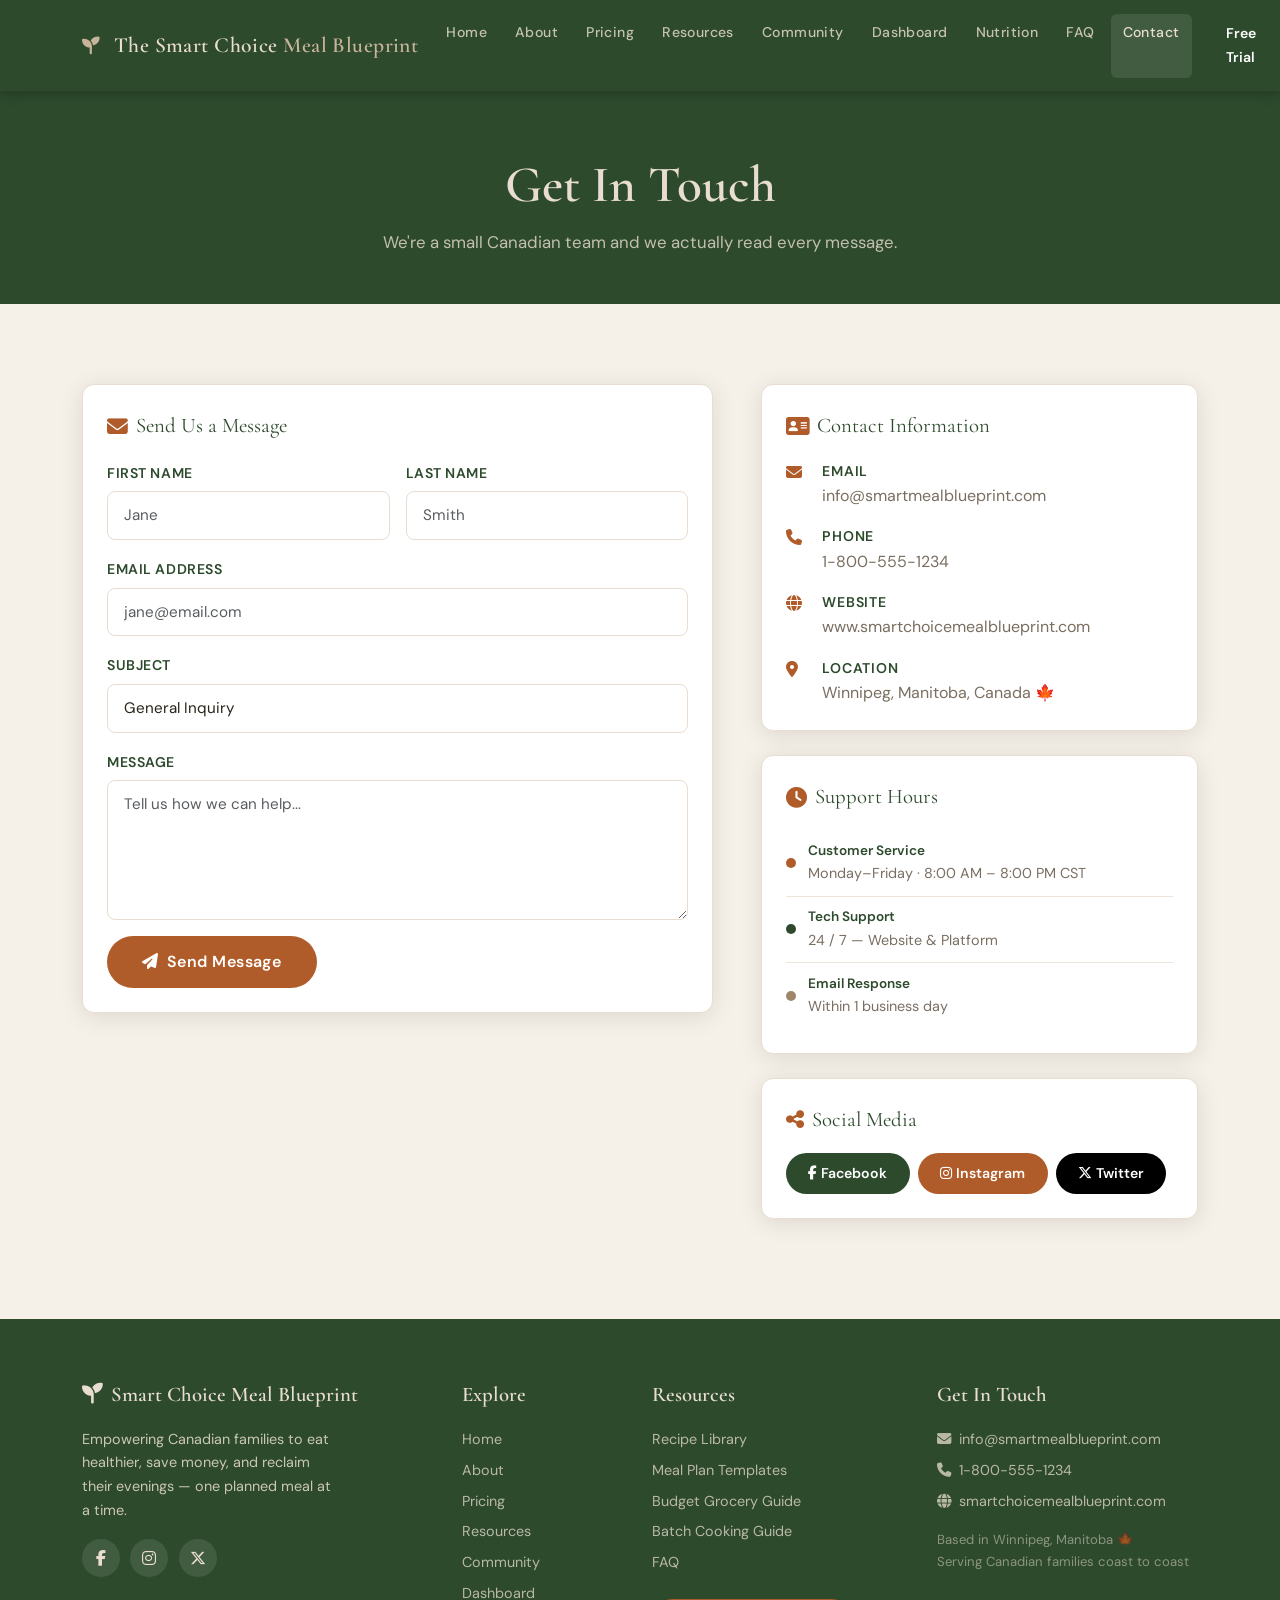
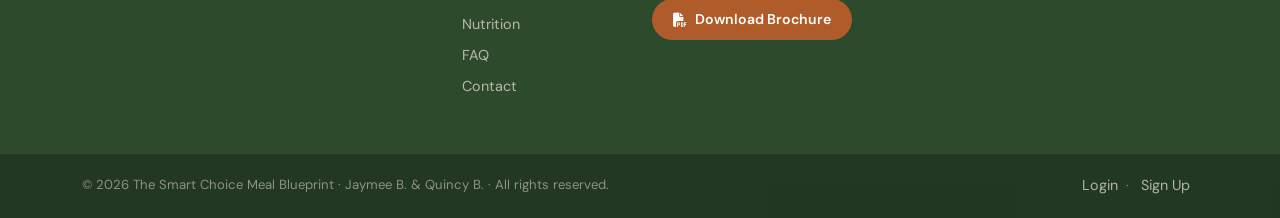
<file: contact.html>
<!DOCTYPE html>
<html lang="en">
<head>
<meta charset="utf-8">
<meta name="viewport" content="width=device-width, initial-scale=1">
<title>Contact | The Smart Choice Meal Blueprint</title>
<link href="https://cdn.jsdelivr.net/npm/bootstrap@5.3.3/dist/css/bootstrap.min.css" rel="stylesheet">
<link rel="stylesheet" href="https://cdnjs.cloudflare.com/ajax/libs/font-awesome/6.5.2/css/all.min.css">
<link rel="stylesheet" href="custom.css">
</head>
<body>

<div id="app-nav"></div>

<div class="page-header">
  <div class="container">
    <h1>Get In Touch</h1>
    <p>We're a small Canadian team and we actually read every message.</p>
  </div>
</div>

<section class="section-pad">
  <div class="container">
    <div class="row g-5">

      <!-- CONTACT FORM -->
      <div class="col-lg-7">
        <div class="dash-card">
          <div class="dash-title"><i class="fa-solid fa-envelope" style="color:var(--accent);"></i>Send Us a Message</div>
          <form class="form-scmb" onsubmit="handleContact(event)">
            <div class="row g-3">
              <div class="col-sm-6">
                <label>First Name</label>
                <input class="form-control" placeholder="Jane" required>
              </div>
              <div class="col-sm-6">
                <label>Last Name</label>
                <input class="form-control" placeholder="Smith" required>
              </div>
              <div class="col-12">
                <label>Email Address</label>
                <input class="form-control" type="email" placeholder="jane@email.com" required>
              </div>
              <div class="col-12">
                <label>Subject</label>
                <select class="form-control">
                  <option>General Inquiry</option>
                  <option>Technical Support</option>
                  <option>Billing Question</option>
                  <option>Coaching Inquiry</option>
                  <option>Media / Partnership</option>
                </select>
              </div>
              <div class="col-12">
                <label>Message</label>
                <textarea class="form-control" rows="5" placeholder="Tell us how we can help..." required></textarea>
              </div>
              <div class="col-12">
                <button type="submit" class="btn-primary-cta" id="contactBtn">
                  <i class="fa-solid fa-paper-plane me-2"></i>Send Message
                </button>
              </div>
            </div>
          </form>
        </div>
      </div>

      <!-- CONTACT INFO -->
      <div class="col-lg-5">
        <div class="dash-card mb-4">
          <div class="dash-title"><i class="fa-solid fa-address-card" style="color:var(--accent);"></i>Contact Information</div>
          <div class="d-flex align-items-start gap-3 mb-3">
            <i class="fa-solid fa-envelope mt-1" style="color:var(--accent);min-width:20px;"></i>
            <div>
              <div style="font-weight:600;font-size:.88rem;text-transform:uppercase;letter-spacing:.06em;color:var(--forest);">Email</div>
              <a href="mailto:info@smartmealblueprint.com" style="color:var(--muted);">info@smartmealblueprint.com</a>
            </div>
          </div>
          <div class="d-flex align-items-start gap-3 mb-3">
            <i class="fa-solid fa-phone mt-1" style="color:var(--accent);min-width:20px;"></i>
            <div>
              <div style="font-weight:600;font-size:.88rem;text-transform:uppercase;letter-spacing:.06em;color:var(--forest);">Phone</div>
              <a href="tel:18005551234" style="color:var(--muted);">1-800-555-1234</a>
            </div>
          </div>
          <div class="d-flex align-items-start gap-3 mb-3">
            <i class="fa-solid fa-globe mt-1" style="color:var(--accent);min-width:20px;"></i>
            <div>
              <div style="font-weight:600;font-size:.88rem;text-transform:uppercase;letter-spacing:.06em;color:var(--forest);">Website</div>
              <a href="http://www.smartchoicemealblueprint.com" style="color:var(--muted);">www.smartchoicemealblueprint.com</a>
            </div>
          </div>
          <div class="d-flex align-items-start gap-3">
            <i class="fa-solid fa-location-dot mt-1" style="color:var(--accent);min-width:20px;"></i>
            <div>
              <div style="font-weight:600;font-size:.88rem;text-transform:uppercase;letter-spacing:.06em;color:var(--forest);">Location</div>
              <span style="color:var(--muted);">Winnipeg, Manitoba, Canada 🍁</span>
            </div>
          </div>
        </div>

        <div class="dash-card mb-4">
          <div class="dash-title"><i class="fa-solid fa-clock" style="color:var(--accent);"></i>Support Hours</div>
          <div class="meal-row"><div class="meal-dot"></div><div><div class="meal-day">Customer Service</div><div class="meal-name">Monday–Friday · 8:00 AM – 8:00 PM CST</div></div></div>
          <div class="meal-row"><div class="meal-dot" style="background:var(--forest);"></div><div><div class="meal-day">Tech Support</div><div class="meal-name">24 / 7 — Website &amp; Platform</div></div></div>
          <div class="meal-row"><div class="meal-dot" style="background:var(--tan-dk);"></div><div><div class="meal-day">Email Response</div><div class="meal-name">Within 1 business day</div></div></div>
        </div>

        <div class="dash-card">
          <div class="dash-title"><i class="fa-solid fa-share-nodes" style="color:var(--accent);"></i>Social Media</div>
          <div class="d-flex flex-wrap gap-2">
            <a href="https://facebook.com/SmartChoiceMealBlueprint" target="_blank" class="btn-sm-cta"><i class="fab fa-facebook-f me-1"></i>Facebook</a>
            <a href="https://instagram.com/smartchoicemeals" target="_blank" class="btn-sm-cta" style="background:var(--accent);"><i class="fab fa-instagram me-1"></i>Instagram</a>
            <a href="https://twitter.com/SmartChoiceMeals" target="_blank" class="btn-sm-cta" style="background:#000;"><i class="fab fa-x-twitter me-1"></i>Twitter</a>
          </div>
        </div>
      </div>

    </div>
  </div>
</section>

<div id="app-footer"></div>

<script src="https://cdn.jsdelivr.net/npm/bootstrap@5.3.3/dist/js/bootstrap.bundle.min.js"></script>
<script src="app.js"></script>
</body>
</html>
</file>
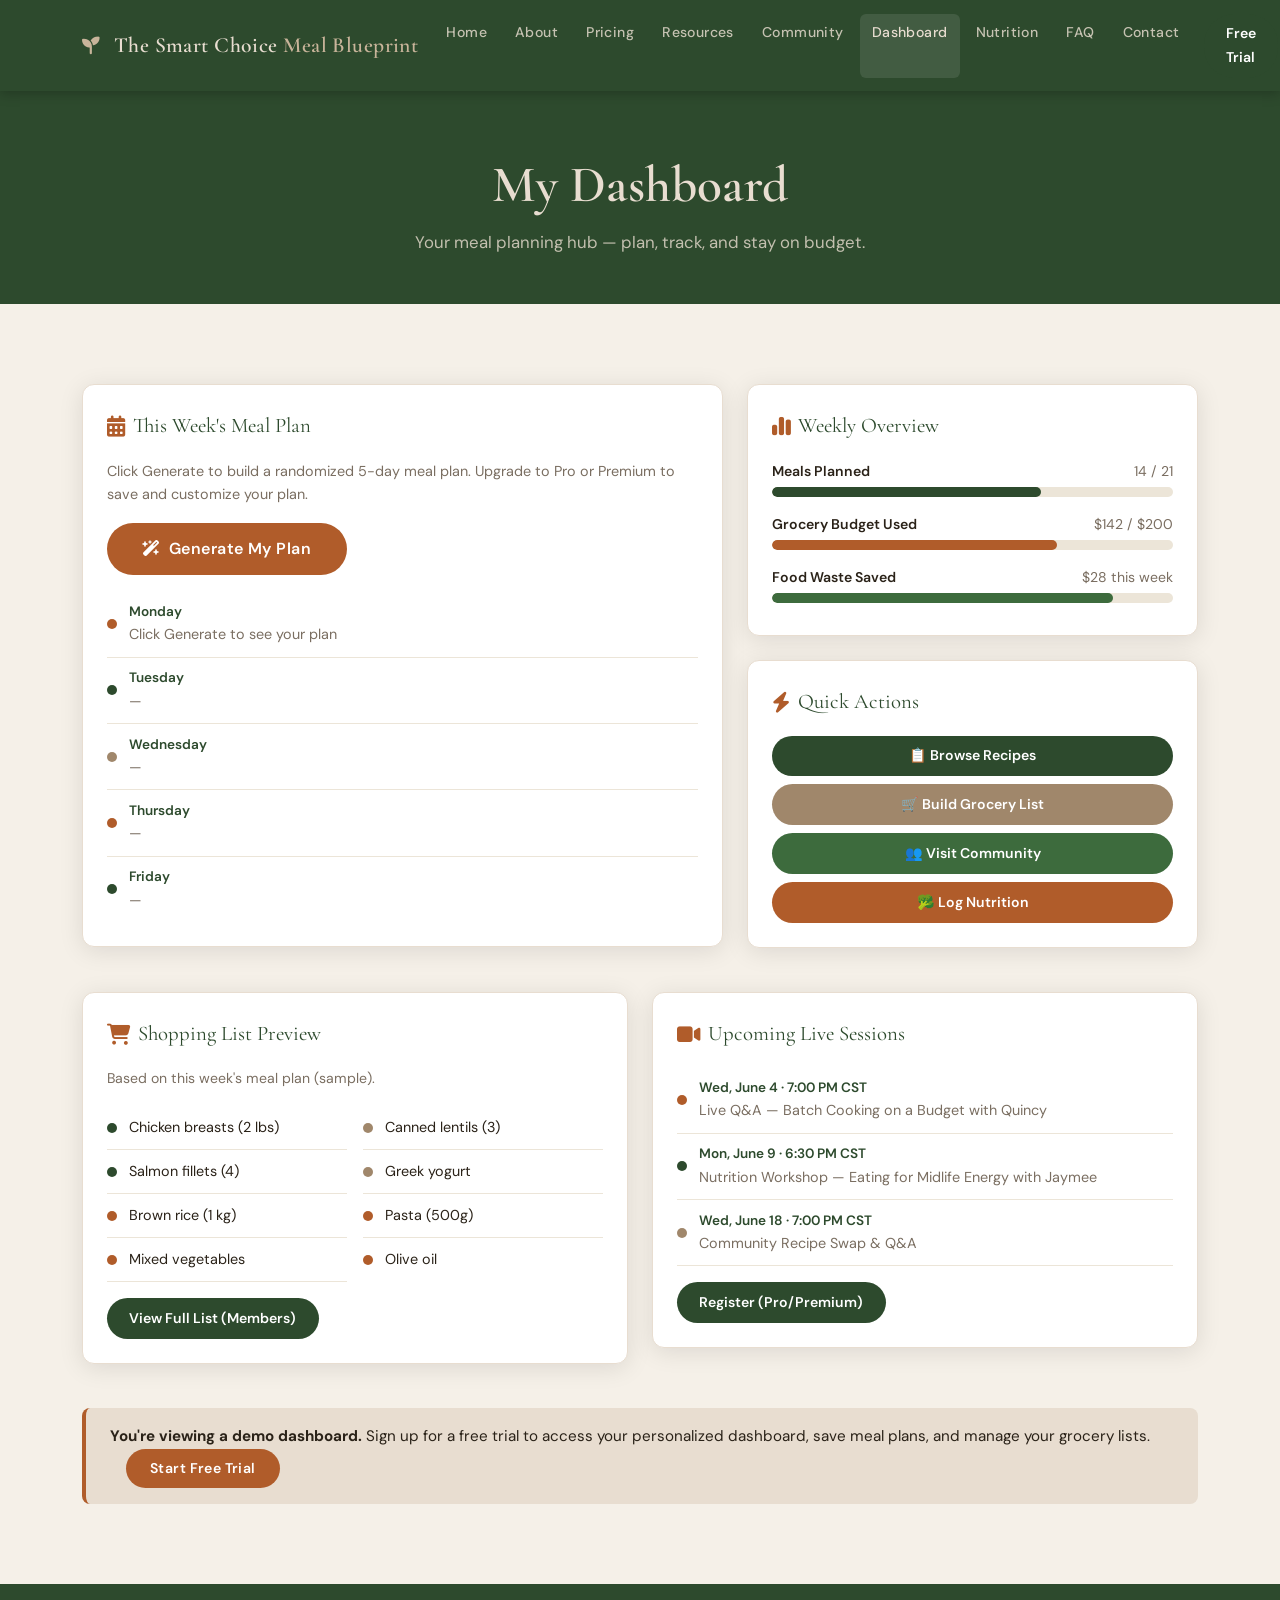
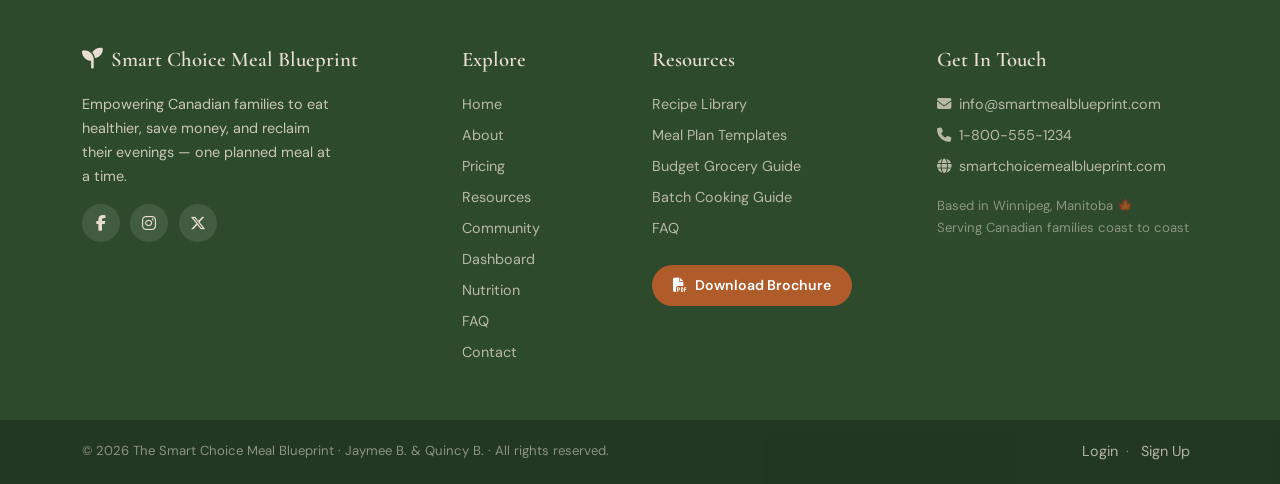
<file: dashboard.html>
<!DOCTYPE html>
<html lang="en">
<head>
<meta charset="utf-8">
<meta name="viewport" content="width=device-width, initial-scale=1">
<title>Dashboard | The Smart Choice Meal Blueprint</title>
<link href="https://cdn.jsdelivr.net/npm/bootstrap@5.3.3/dist/css/bootstrap.min.css" rel="stylesheet">
<link rel="stylesheet" href="https://cdnjs.cloudflare.com/ajax/libs/font-awesome/6.5.2/css/all.min.css">
<link rel="stylesheet" href="custom.css">
</head>
<body>

<div id="app-nav"></div>

<div class="page-header">
  <div class="container">
    <h1>My Dashboard</h1>
    <p>Your meal planning hub — plan, track, and stay on budget.</p>
  </div>
</div>

<section class="section-pad">
  <div class="container">

    <div class="row g-4">

      <!-- MEAL PLAN GENERATOR -->
      <div class="col-lg-7">
        <div class="dash-card">
          <div class="dash-title">
            <i class="fa-solid fa-calendar-days" style="color:var(--accent);"></i>
            This Week's Meal Plan
          </div>
          <p style="font-size:.9rem;color:var(--muted);">Click Generate to build a randomized 5-day meal plan. Upgrade to Pro or Premium to save and customize your plan.</p>
          <button class="btn-primary-cta mb-3" onclick="generatePlan()">
            <i class="fa-solid fa-wand-magic-sparkles me-2"></i>Generate My Plan
          </button>
          <div id="generatedPlan">
            <div class="meal-row"><div class="meal-dot"></div><div><div class="meal-day">Monday</div><div class="meal-name">Click Generate to see your plan</div></div></div>
            <div class="meal-row"><div class="meal-dot" style="background:var(--forest);"></div><div><div class="meal-day">Tuesday</div><div class="meal-name">—</div></div></div>
            <div class="meal-row"><div class="meal-dot" style="background:var(--tan-dk);"></div><div><div class="meal-day">Wednesday</div><div class="meal-name">—</div></div></div>
            <div class="meal-row"><div class="meal-dot"></div><div><div class="meal-day">Thursday</div><div class="meal-name">—</div></div></div>
            <div class="meal-row"><div class="meal-dot" style="background:var(--forest);"></div><div><div class="meal-day">Friday</div><div class="meal-name">—</div></div></div>
          </div>
        </div>
      </div>

      <!-- QUICK STATS -->
      <div class="col-lg-5">
        <div class="dash-card mb-4">
          <div class="dash-title"><i class="fa-solid fa-chart-simple" style="color:var(--accent);"></i>Weekly Overview</div>
          <div class="mb-3">
            <div class="d-flex justify-content-between mb-1"><span style="font-size:.88rem;font-weight:600;">Meals Planned</span><span style="font-size:.88rem;color:var(--muted);">14 / 21</span></div>
            <div class="progress-bar-wrap"><div class="progress-bar-fill" style="width:67%;"></div></div>
          </div>
          <div class="mb-3">
            <div class="d-flex justify-content-between mb-1"><span style="font-size:.88rem;font-weight:600;">Grocery Budget Used</span><span style="font-size:.88rem;color:var(--muted);">$142 / $200</span></div>
            <div class="progress-bar-wrap"><div class="progress-bar-fill" style="width:71%;background:var(--accent);"></div></div>
          </div>
          <div class="mb-1">
            <div class="d-flex justify-content-between mb-1"><span style="font-size:.88rem;font-weight:600;">Food Waste Saved</span><span style="font-size:.88rem;color:var(--muted);">$28 this week</span></div>
            <div class="progress-bar-wrap"><div class="progress-bar-fill" style="width:85%;background:var(--forest-lt);"></div></div>
          </div>
        </div>

        <div class="dash-card">
          <div class="dash-title"><i class="fa-solid fa-bolt" style="color:var(--accent);"></i>Quick Actions</div>
          <div class="d-grid gap-2">
            <a href="resources.html" class="btn-sm-cta text-center">📋 Browse Recipes</a>
            <a href="resources.html" class="btn-sm-cta text-center" style="background:var(--tan-dk);">🛒 Build Grocery List</a>
            <a href="community.html" class="btn-sm-cta text-center" style="background:var(--forest-lt);">👥 Visit Community</a>
            <a href="nutrition.html" class="btn-sm-cta text-center" style="background:var(--accent);">🥦 Log Nutrition</a>
          </div>
        </div>
      </div>

      <!-- UPCOMING MEALS / SHOPPING -->
      <div class="col-lg-6">
        <div class="dash-card">
          <div class="dash-title"><i class="fa-solid fa-cart-shopping" style="color:var(--accent);"></i>Shopping List Preview</div>
          <p style="font-size:.88rem;color:var(--muted);">Based on this week's meal plan (sample).</p>
          <div style="columns:2;gap:1rem;font-size:.9rem;">
            <div class="meal-row"><div class="meal-dot" style="background:var(--forest);"></div><span>Chicken breasts (2 lbs)</span></div>
            <div class="meal-row"><div class="meal-dot" style="background:var(--forest);"></div><span>Salmon fillets (4)</span></div>
            <div class="meal-row"><div class="meal-dot"></div><span>Brown rice (1 kg)</span></div>
            <div class="meal-row"><div class="meal-dot"></div><span>Mixed vegetables</span></div>
            <div class="meal-row"><div class="meal-dot" style="background:var(--tan-dk);"></div><span>Canned lentils (3)</span></div>
            <div class="meal-row"><div class="meal-dot" style="background:var(--tan-dk);"></div><span>Greek yogurt</span></div>
            <div class="meal-row"><div class="meal-dot" style="background:var(--accent);"></div><span>Pasta (500g)</span></div>
            <div class="meal-row"><div class="meal-dot" style="background:var(--accent);"></div><span>Olive oil</span></div>
          </div>
          <div class="mt-3">
            <a href="resources.html" class="btn-sm-cta">View Full List (Members)</a>
          </div>
        </div>
      </div>

      <!-- UPCOMING EVENTS -->
      <div class="col-lg-6">
        <div class="dash-card">
          <div class="dash-title"><i class="fa-solid fa-video" style="color:var(--accent);"></i>Upcoming Live Sessions</div>
          <div class="meal-row">
            <div class="meal-dot" style="background:var(--accent);"></div>
            <div>
              <div class="meal-day">Wed, June 4 · 7:00 PM CST</div>
              <div class="meal-name">Live Q&amp;A — Batch Cooking on a Budget with Quincy</div>
            </div>
          </div>
          <div class="meal-row">
            <div class="meal-dot" style="background:var(--forest);"></div>
            <div>
              <div class="meal-day">Mon, June 9 · 6:30 PM CST</div>
              <div class="meal-name">Nutrition Workshop — Eating for Midlife Energy with Jaymee</div>
            </div>
          </div>
          <div class="meal-row">
            <div class="meal-dot" style="background:var(--tan-dk);"></div>
            <div>
              <div class="meal-day">Wed, June 18 · 7:00 PM CST</div>
              <div class="meal-name">Community Recipe Swap &amp; Q&amp;A</div>
            </div>
          </div>
          <div class="mt-3">
            <a href="login.html" class="btn-sm-cta">Register (Pro/Premium)</a>
          </div>
        </div>
      </div>

    </div>

    <!-- MEMBER UPGRADE CTA -->
    <div class="alert-trial mt-4">
      <strong>You're viewing a demo dashboard.</strong> Sign up for a free trial to access your personalized dashboard, save meal plans, and manage your grocery lists.
      <a href="signup.html" class="btn-primary-cta ms-3" style="padding:.5rem 1.5rem;font-size:.88rem;">Start Free Trial</a>
    </div>

  </div>
</section>

<div id="app-footer"></div>

<script src="https://cdn.jsdelivr.net/npm/bootstrap@5.3.3/dist/js/bootstrap.bundle.min.js"></script>
<script src="app.js"></script>
</body>
</html>
</file>
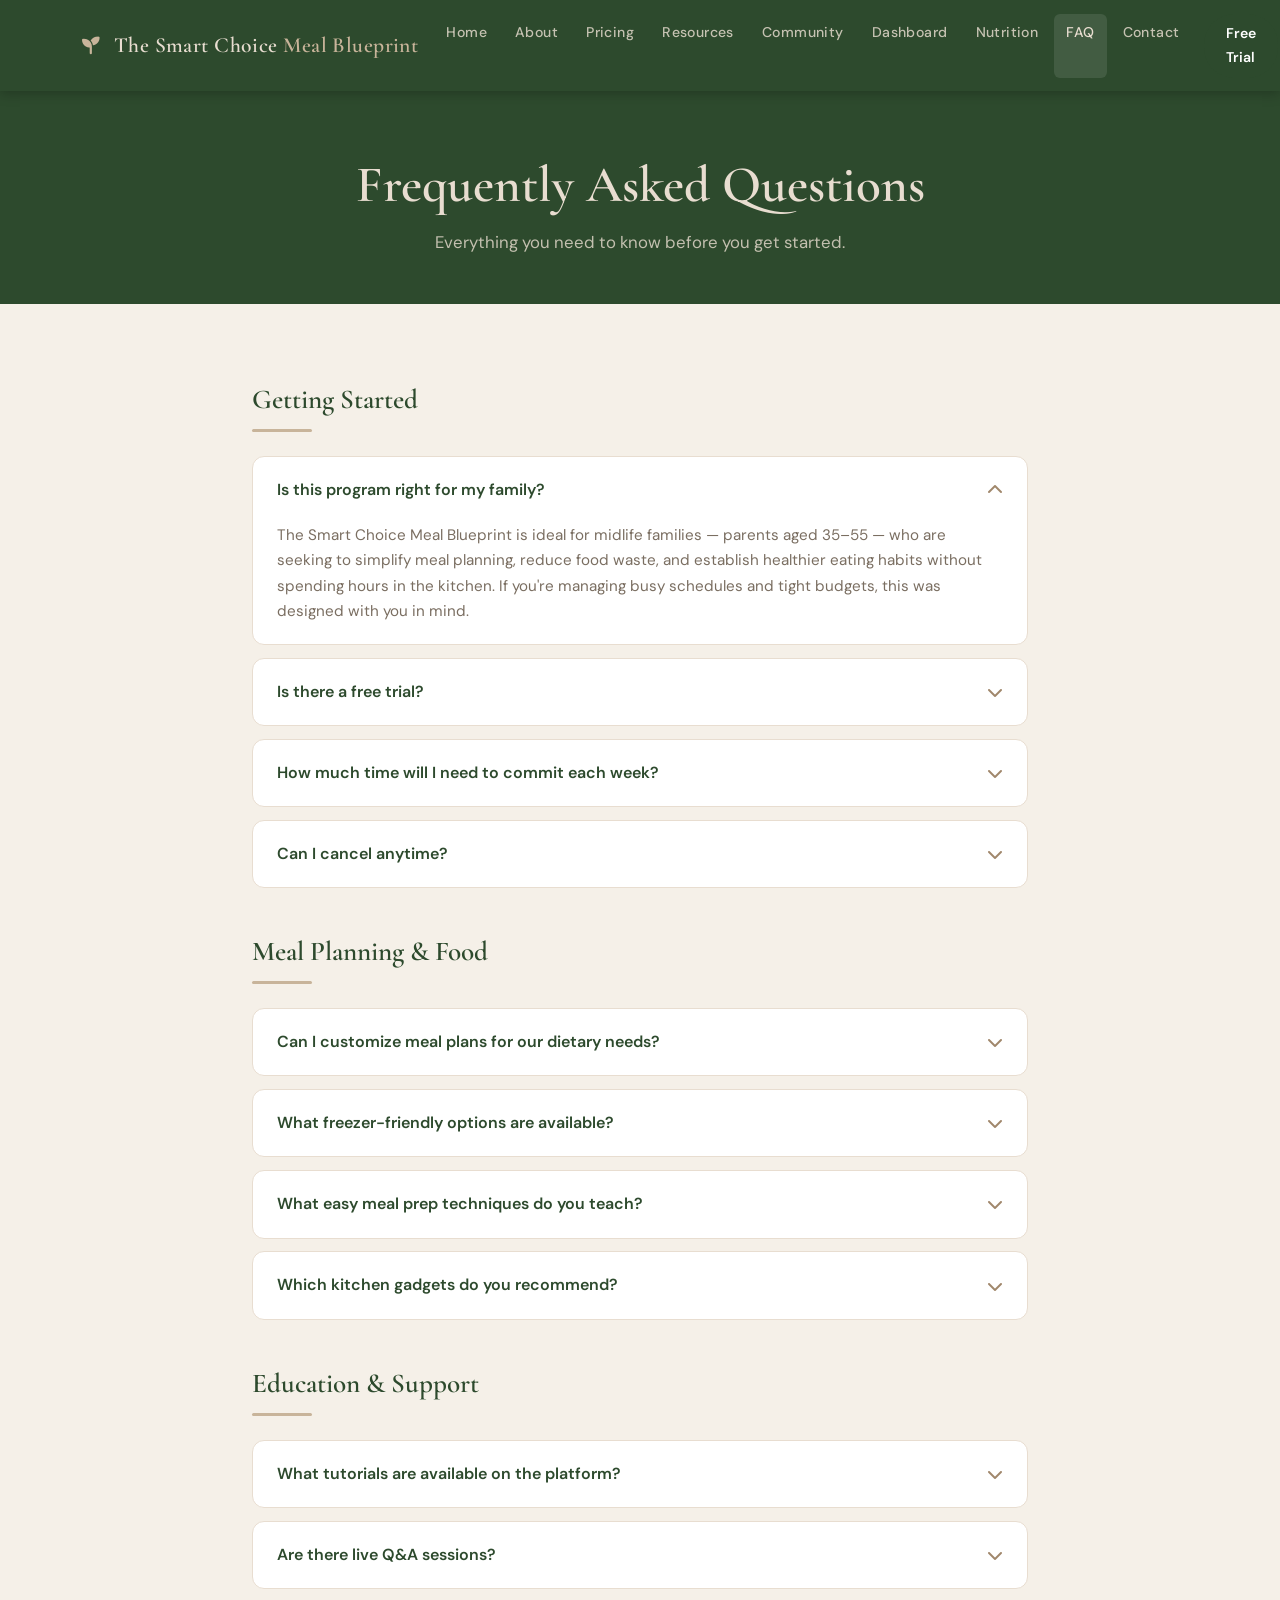
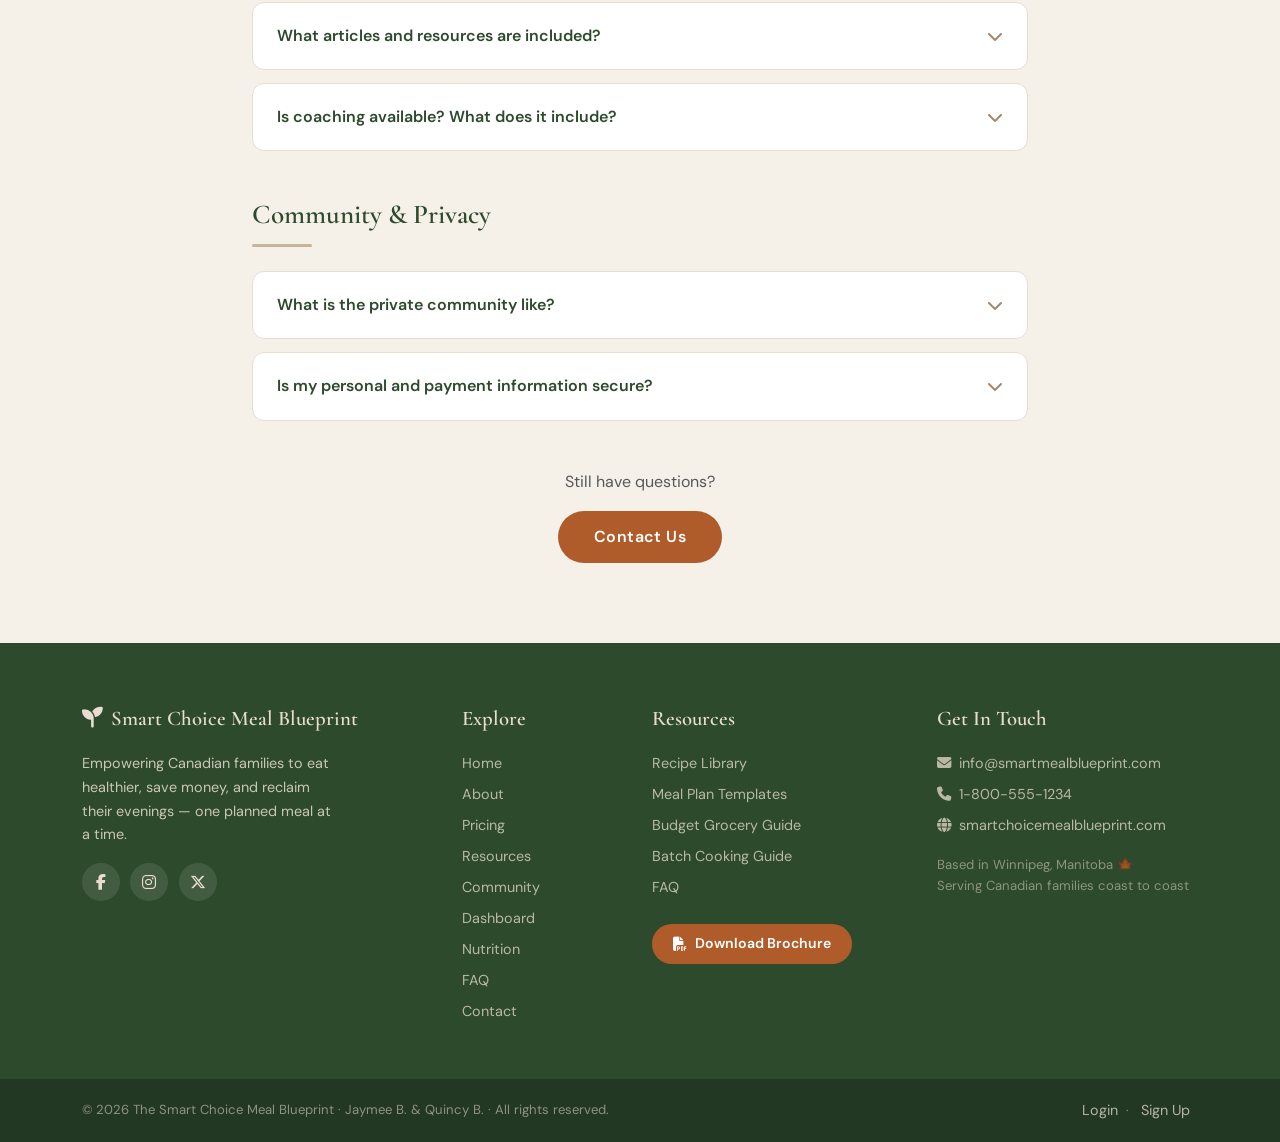
<file: faq.html>
<!DOCTYPE html>
<html lang="en">
<head>
<meta charset="utf-8">
<meta name="viewport" content="width=device-width, initial-scale=1">
<title>FAQ | The Smart Choice Meal Blueprint</title>
<link href="https://cdn.jsdelivr.net/npm/bootstrap@5.3.3/dist/css/bootstrap.min.css" rel="stylesheet">
<link rel="stylesheet" href="https://cdnjs.cloudflare.com/ajax/libs/font-awesome/6.5.2/css/all.min.css">
<link rel="stylesheet" href="custom.css">
</head>
<body>

<div id="app-nav"></div>

<div class="page-header">
  <div class="container">
    <h1>Frequently Asked Questions</h1>
    <p>Everything you need to know before you get started.</p>
  </div>
</div>

<section class="section-pad">
  <div class="container" style="max-width:800px;">

    <h2 class="section-heading" style="font-size:1.7rem;">Getting Started</h2>
    <div class="divider-leaf" style="margin:0.75rem 0 1.5rem;"></div>

    <div class="faq-item">
      <button class="faq-q open">Is this program right for my family? <i class="fa-solid fa-chevron-down"></i></button>
      <div class="faq-a open">The Smart Choice Meal Blueprint is ideal for midlife families — parents aged 35–55 — who are seeking to simplify meal planning, reduce food waste, and establish healthier eating habits without spending hours in the kitchen. If you're managing busy schedules and tight budgets, this was designed with you in mind.</div>
    </div>

    <div class="faq-item">
      <button class="faq-q">Is there a free trial? <i class="fa-solid fa-chevron-down"></i></button>
      <div class="faq-a">Yes! We offer a 3-day free trial with full access to the platform — no credit card required. You can upgrade to a paid plan at any time, or simply let the trial expire with no charges.</div>
    </div>

    <div class="faq-item">
      <button class="faq-q">How much time will I need to commit each week? <i class="fa-solid fa-chevron-down"></i></button>
      <div class="faq-a">Most families spend just 30–60 minutes per week on meal planning using our platform. Our streamlined system and pre-made templates minimize planning time while maximizing results. Once you have your weekly plan, shopping and cooking follow naturally.</div>
    </div>

    <div class="faq-item">
      <button class="faq-q">Can I cancel anytime? <i class="fa-solid fa-chevron-down"></i></button>
      <div class="faq-a">Absolutely. There are no long-term contracts. Monthly subscribers can cancel before their next billing date. Biannual and annual subscribers retain access for the full prepaid period after cancellation.</div>
    </div>

    <h2 class="section-heading mt-5" style="font-size:1.7rem;">Meal Planning & Food</h2>
    <div class="divider-leaf" style="margin:0.75rem 0 1.5rem;"></div>

    <div class="faq-item">
      <button class="faq-q">Can I customize meal plans for our dietary needs? <i class="fa-solid fa-chevron-down"></i></button>
      <div class="faq-a">Absolutely! Our platform accommodates various dietary preferences including vegetarian, gluten-free, dairy-free, and allergy-friendly options. All plans are fully customizable to your family's needs, and our Premium members get personalized monthly consultations to dial in their specific requirements.</div>
    </div>

    <div class="faq-item">
      <button class="faq-q">What freezer-friendly options are available? <i class="fa-solid fa-chevron-down"></i></button>
      <div class="faq-a">Our freezer-friendly meal options include batch-cooked soups, casseroles, marinated proteins, and pre-portioned smoothie packs. These meals maintain quality for up to 3 months and can be quickly reheated for busy weeknight dinners.</div>
    </div>

    <div class="faq-item">
      <button class="faq-q">What easy meal prep techniques do you teach? <i class="fa-solid fa-chevron-down"></i></button>
      <div class="faq-a">We cover time-saving techniques like weekend prep sessions, using slow cookers and Instant Pots, sheet pan meals, and one-pot cooking methods. These strategies help families prepare nutritious meals in 30 minutes or less — even on exhausting weeknights.</div>
    </div>

    <div class="faq-item">
      <button class="faq-q">Which kitchen gadgets do you recommend? <i class="fa-solid fa-chevron-down"></i></button>
      <div class="faq-a">Essential gadgets include a quality slow cooker, Instant Pot, food processor, and vacuum sealer. These tools automate cooking processes and make meal prep efficient for busy families. We guide you through using each one effectively in our cooking tutorials.</div>
    </div>

    <h2 class="section-heading mt-5" style="font-size:1.7rem;">Education & Support</h2>
    <div class="divider-leaf" style="margin:0.75rem 0 1.5rem;"></div>

    <div class="faq-item">
      <button class="faq-q">What tutorials are available on the platform? <i class="fa-solid fa-chevron-down"></i></button>
      <div class="faq-a">Our platform offers video tutorials on meal planning basics, knife skills, batch cooking techniques, and using kitchen appliances effectively. New content is added weekly to keep your skills growing. Pro and Premium members get access to the full interactive tutorial library.</div>
    </div>

    <div class="faq-item">
      <button class="faq-q">Are there live Q&amp;A sessions? <i class="fa-solid fa-chevron-down"></i></button>
      <div class="faq-a">Yes! We host weekly live Q&amp;A sessions with nutrition experts and meal planning coaches. Members can ask questions, get personalized advice, and connect with other families on similar journeys. Pro and Premium members get full access; Starter members can join monthly sessions.</div>
    </div>

    <div class="faq-item">
      <button class="faq-q">What articles and resources are included? <i class="fa-solid fa-chevron-down"></i></button>
      <div class="faq-a">Our library includes articles on nutrition, seasonal eating guides, budget-friendly shopping tips, and family health resources. All content is evidence-based and written or reviewed by certified professionals. The library is regularly updated with fresh, relevant content.</div>
    </div>

    <div class="faq-item">
      <button class="faq-q">Is coaching available? What does it include? <i class="fa-solid fa-chevron-down"></i></button>
      <div class="faq-a">Yes! Pro members receive one complimentary 30-minute one-on-one coaching session. Premium members get 4 coaching sessions per month plus a monthly personalized meal planning consultation with a nutrition expert. All coaches hold relevant certifications in nutrition and wellness coaching.</div>
    </div>

    <h2 class="section-heading mt-5" style="font-size:1.7rem;">Community & Privacy</h2>
    <div class="divider-leaf" style="margin:0.75rem 0 1.5rem;"></div>

    <div class="faq-item">
      <button class="faq-q">What is the private community like? <i class="fa-solid fa-chevron-down"></i></button>
      <div class="faq-a">Our private online forum is a supportive space where members share recipes, meal prep photos, budget tips, and encouragement. It's moderated to stay positive and helpful. Pro and Premium subscribers gain access as part of their membership.</div>
    </div>

    <div class="faq-item">
      <button class="faq-q">Is my personal and payment information secure? <i class="fa-solid fa-chevron-down"></i></button>
      <div class="faq-a">Absolutely. We use industry-standard encryption for all personal and payment data. We never sell your data to third parties. Your privacy and security are foundational to how we operate.</div>
    </div>

    <div class="text-center mt-5">
      <p class="text-muted">Still have questions?</p>
      <a href="contact.html" class="btn-primary-cta">Contact Us</a>
    </div>

  </div>
</section>

<div id="app-footer"></div>

<script src="https://cdn.jsdelivr.net/npm/bootstrap@5.3.3/dist/js/bootstrap.bundle.min.js"></script>
<script src="app.js"></script>
</body>
</html>
</file>
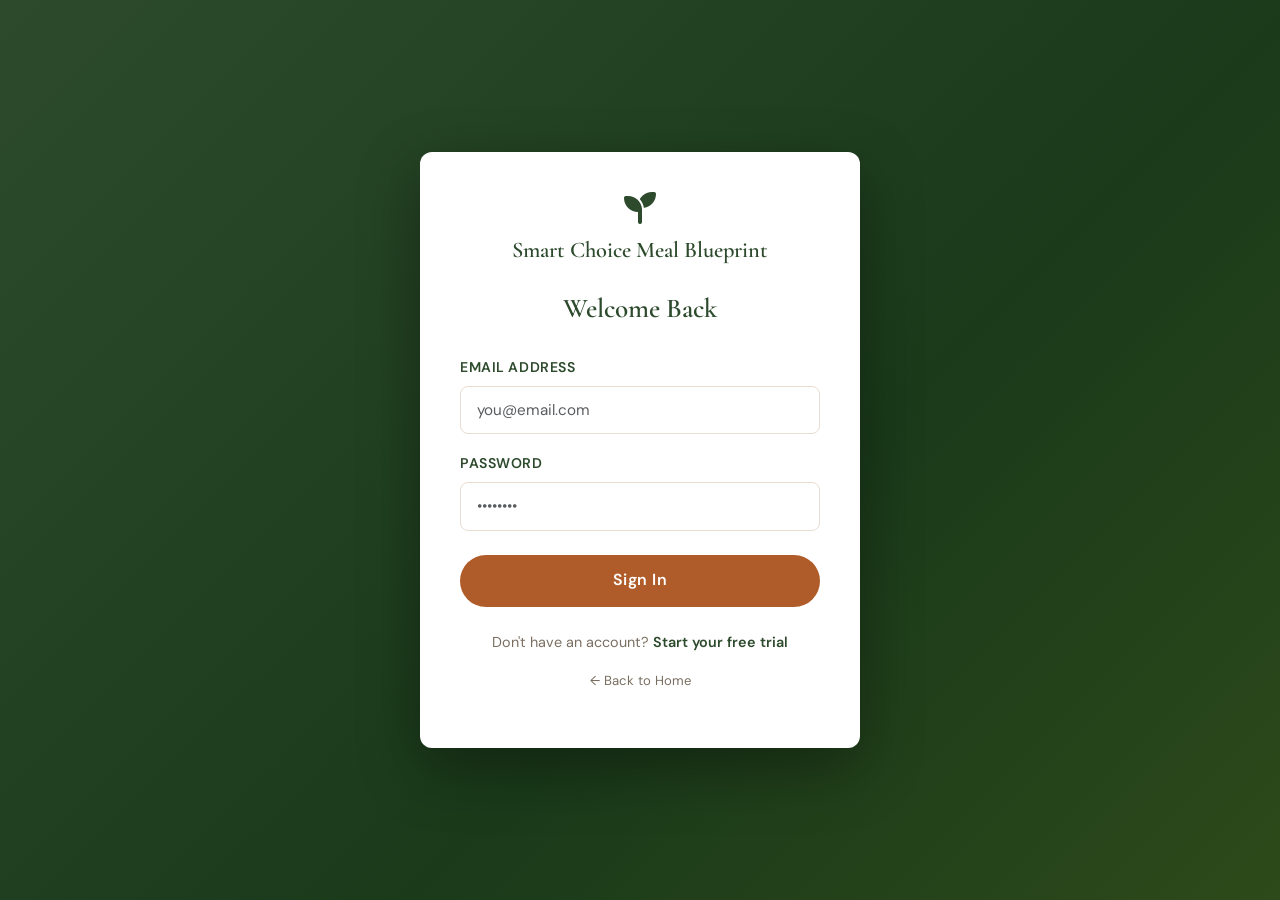
<file: login.html>
<!DOCTYPE html>
<html lang="en">
<head>
<meta charset="utf-8">
<meta name="viewport" content="width=device-width, initial-scale=1">
<title>Sign In | The Smart Choice Meal Blueprint</title>
<link href="https://cdn.jsdelivr.net/npm/bootstrap@5.3.3/dist/css/bootstrap.min.css" rel="stylesheet">
<link rel="stylesheet" href="https://cdnjs.cloudflare.com/ajax/libs/font-awesome/6.5.2/css/all.min.css">
<link rel="stylesheet" href="custom.css">
<style>
  .auth-wrap {
    min-height: 100vh;
    background: linear-gradient(135deg, var(--forest) 0%, #1a3a1a 60%, #2d4a1a 100%);
    display: flex;
    align-items: center;
    padding: 2rem 0;
  }
  .auth-card {
    background: var(--white);
    border-radius: var(--radius);
    padding: 2.5rem;
    max-width: 440px;
    width: 100%;
    margin: auto;
    box-shadow: 0 20px 60px rgba(0,0,0,.35);
  }
</style>
</head>
<body>

<div class="auth-wrap">
  <div class="container">
    <div class="auth-card">
      <div class="text-center mb-4">
        <a href="index.html" style="text-decoration:none;">
          <i class="fa-solid fa-seedling fa-2x" style="color:var(--forest);"></i>
          <div style="font-family:'Cormorant Garamond',serif;font-size:1.4rem;font-weight:600;color:var(--forest);margin-top:.25rem;">Smart Choice Meal Blueprint</div>
        </a>
      </div>
      <h2 style="font-size:1.7rem;text-align:center;margin-bottom:1.75rem;">Welcome Back</h2>
      <form class="form-scmb">
        <div class="mb-3">
          <label>Email Address</label>
          <input class="form-control" type="email" placeholder="you@email.com">
        </div>
        <div class="mb-4">
          <label>Password</label>
          <input class="form-control" type="password" placeholder="••••••••">
        </div>
        <button type="button" class="btn-primary-cta d-block w-100 text-center" onclick="alert('Demo mode — login not enabled yet!')">Sign In</button>
      </form>
      <p class="text-center mt-4" style="font-size:.9rem;color:var(--muted);">Don't have an account? <a href="signup.html" style="color:var(--forest);font-weight:600;">Start your free trial</a></p>
      <p class="text-center" style="font-size:.82rem;color:var(--muted);"><a href="index.html" style="color:var(--muted);">← Back to Home</a></p>
    </div>
  </div>
</div>

<script src="https://cdn.jsdelivr.net/npm/bootstrap@5.3.3/dist/js/bootstrap.bundle.min.js"></script>
</body>
</html>
</file>
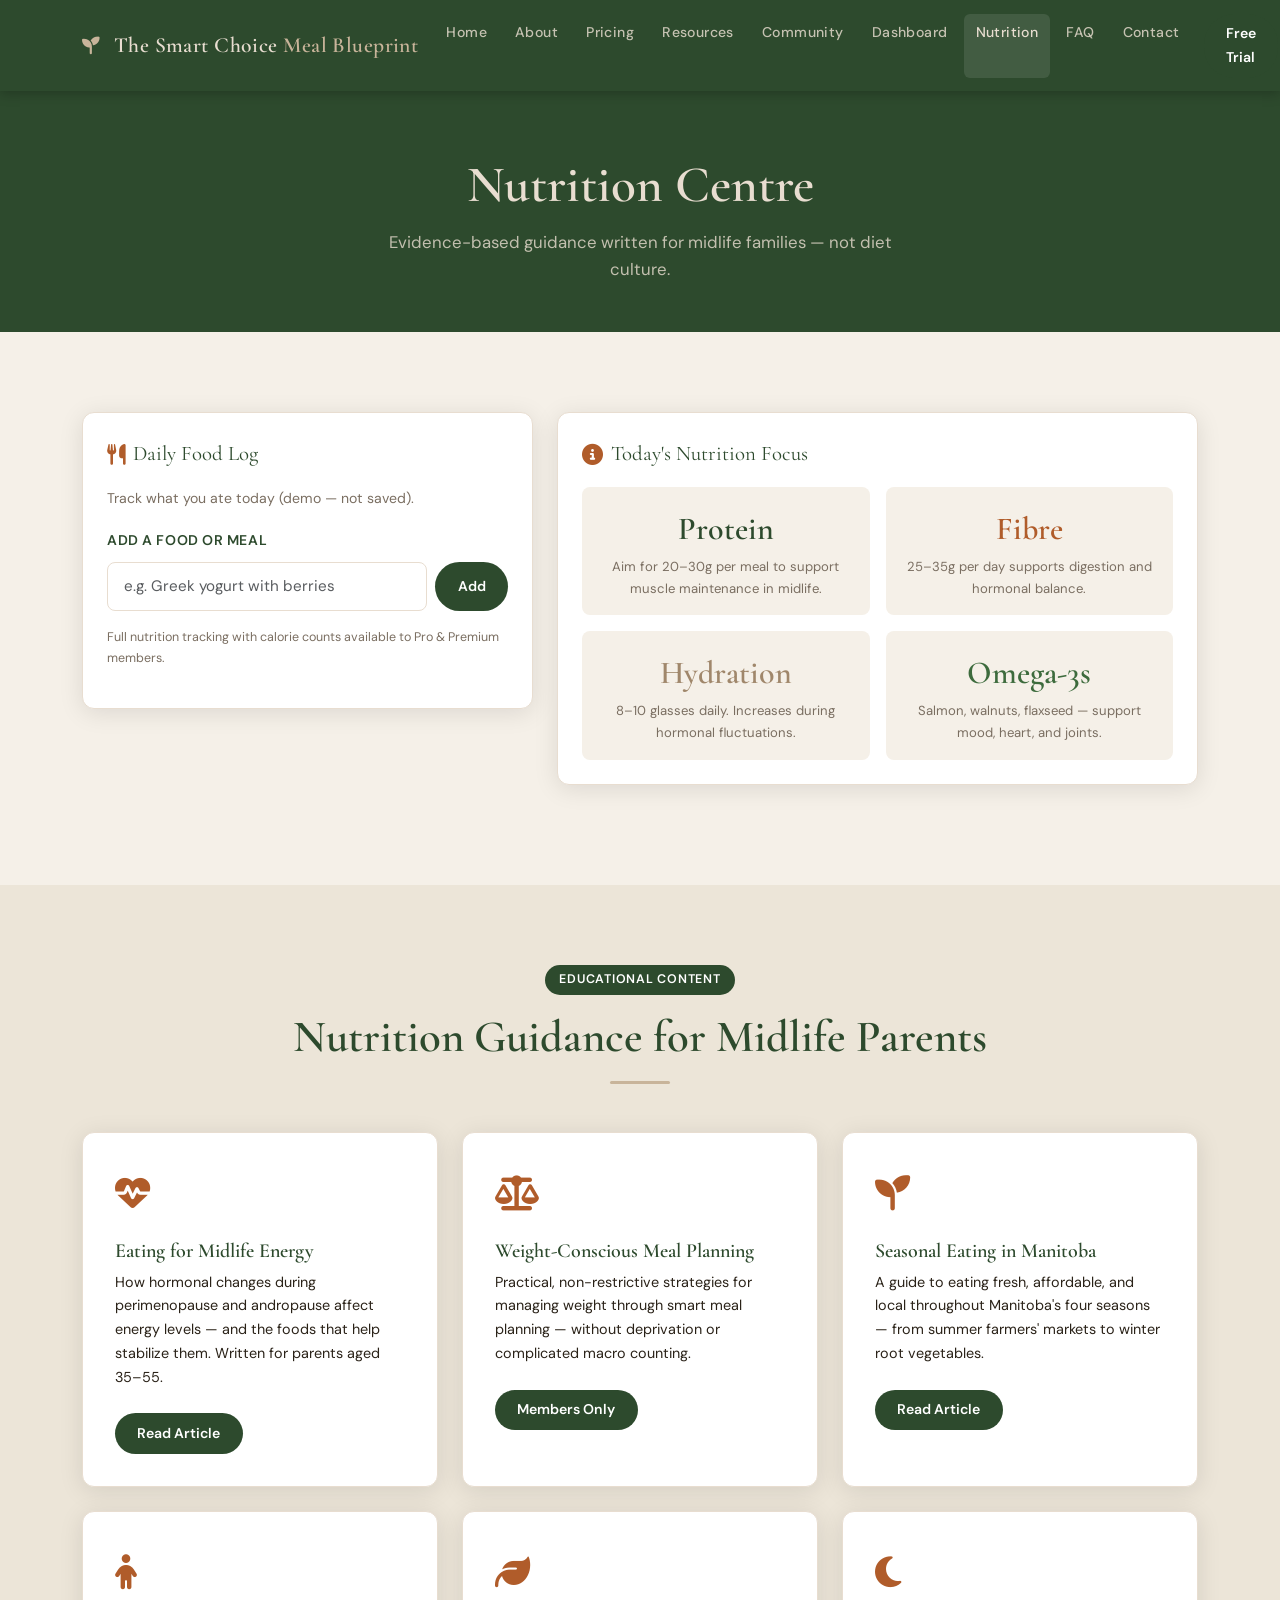
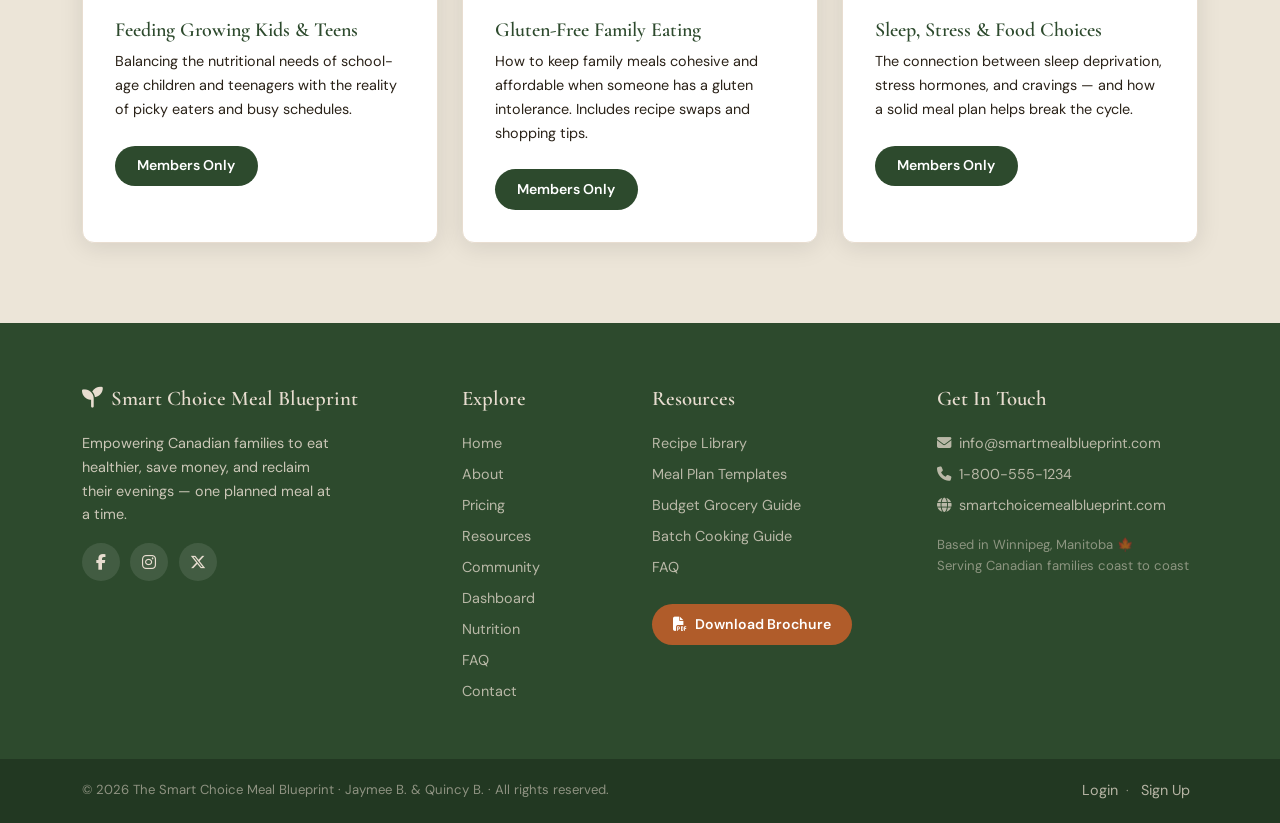
<file: nutrition.html>
<!DOCTYPE html>
<html lang="en">
<head>
<meta charset="utf-8">
<meta name="viewport" content="width=device-width, initial-scale=1">
<title>Nutrition | The Smart Choice Meal Blueprint</title>
<link href="https://cdn.jsdelivr.net/npm/bootstrap@5.3.3/dist/css/bootstrap.min.css" rel="stylesheet">
<link rel="stylesheet" href="https://cdnjs.cloudflare.com/ajax/libs/font-awesome/6.5.2/css/all.min.css">
<link rel="stylesheet" href="custom.css">
</head>
<body>

<div id="app-nav"></div>

<div class="page-header">
  <div class="container">
    <h1>Nutrition Centre</h1>
    <p>Evidence-based guidance written for midlife families — not diet culture.</p>
  </div>
</div>

<!-- FOOD LOG -->
<section class="section-pad">
  <div class="container">
    <div class="row g-4">

      <div class="col-lg-5">
        <div class="dash-card">
          <div class="dash-title"><i class="fa-solid fa-utensils" style="color:var(--accent);"></i>Daily Food Log</div>
          <p style="font-size:.88rem;color:var(--muted);">Track what you ate today (demo — not saved).</p>
          <div class="form-scmb">
            <label for="foodInput">Add a food or meal</label>
            <div class="d-flex gap-2 mt-1">
              <input id="foodInput" class="form-control" placeholder="e.g. Greek yogurt with berries" onkeydown="if(event.key==='Enter') logFood()">
              <button class="btn-sm-cta" onclick="logFood()" style="white-space:nowrap;">Add</button>
            </div>
          </div>
          <div id="foodList" class="mt-3"></div>
          <p class="mt-3" style="font-size:.78rem;color:var(--muted);">Full nutrition tracking with calorie counts available to Pro &amp; Premium members.</p>
        </div>
      </div>

      <div class="col-lg-7">
        <div class="dash-card">
          <div class="dash-title"><i class="fa-solid fa-circle-info" style="color:var(--accent);"></i>Today's Nutrition Focus</div>
          <div class="row g-3">
            <div class="col-6">
              <div style="background:var(--cream);border-radius:8px;padding:1rem;text-align:center;">
                <div style="font-size:2rem;color:var(--forest);font-family:'Cormorant Garamond',serif;font-weight:600;">Protein</div>
                <p style="font-size:.82rem;color:var(--muted);margin:0;">Aim for 20–30g per meal to support muscle maintenance in midlife.</p>
              </div>
            </div>
            <div class="col-6">
              <div style="background:var(--cream);border-radius:8px;padding:1rem;text-align:center;">
                <div style="font-size:2rem;color:var(--accent);font-family:'Cormorant Garamond',serif;font-weight:600;">Fibre</div>
                <p style="font-size:.82rem;color:var(--muted);margin:0;">25–35g per day supports digestion and hormonal balance.</p>
              </div>
            </div>
            <div class="col-6">
              <div style="background:var(--cream);border-radius:8px;padding:1rem;text-align:center;">
                <div style="font-size:2rem;color:var(--tan-dk);font-family:'Cormorant Garamond',serif;font-weight:600;">Hydration</div>
                <p style="font-size:.82rem;color:var(--muted);margin:0;">8–10 glasses daily. Increases during hormonal fluctuations.</p>
              </div>
            </div>
            <div class="col-6">
              <div style="background:var(--cream);border-radius:8px;padding:1rem;text-align:center;">
                <div style="font-size:2rem;color:var(--forest-lt);font-family:'Cormorant Garamond',serif;font-weight:600;">Omega-3s</div>
                <p style="font-size:.82rem;color:var(--muted);margin:0;">Salmon, walnuts, flaxseed — support mood, heart, and joints.</p>
              </div>
            </div>
          </div>
        </div>
      </div>
    </div>
  </div>
</section>

<!-- NUTRITION ARTICLES -->
<section class="section-pad section-sand">
  <div class="container">
    <div class="text-center">
      <p class="tag-pill mb-3">Educational Content</p>
      <h2 class="section-heading">Nutrition Guidance for Midlife Parents</h2>
      <div class="divider-leaf"></div>
    </div>
    <div class="row g-4 mt-2">
      <div class="col-md-6 col-lg-4">
        <div class="card-scmb">
          <span class="card-icon"><i class="fa-solid fa-heart-pulse"></i></span>
          <h5>Eating for Midlife Energy</h5>
          <p style="font-size:.9rem;">How hormonal changes during perimenopause and andropause affect energy levels — and the foods that help stabilize them. Written for parents aged 35–55.</p>
          <a href="#" class="btn-sm-cta mt-2">Read Article</a>
        </div>
      </div>
      <div class="col-md-6 col-lg-4">
        <div class="card-scmb">
          <span class="card-icon"><i class="fa-solid fa-scale-balanced"></i></span>
          <h5>Weight-Conscious Meal Planning</h5>
          <p style="font-size:.9rem;">Practical, non-restrictive strategies for managing weight through smart meal planning — without deprivation or complicated macro counting.</p>
          <a href="login.html" class="btn-sm-cta mt-2">Members Only</a>
        </div>
      </div>
      <div class="col-md-6 col-lg-4">
        <div class="card-scmb">
          <span class="card-icon"><i class="fa-solid fa-seedling"></i></span>
          <h5>Seasonal Eating in Manitoba</h5>
          <p style="font-size:.9rem;">A guide to eating fresh, affordable, and local throughout Manitoba's four seasons — from summer farmers' markets to winter root vegetables.</p>
          <a href="#" class="btn-sm-cta mt-2">Read Article</a>
        </div>
      </div>
      <div class="col-md-6 col-lg-4">
        <div class="card-scmb">
          <span class="card-icon"><i class="fa-solid fa-child"></i></span>
          <h5>Feeding Growing Kids &amp; Teens</h5>
          <p style="font-size:.9rem;">Balancing the nutritional needs of school-age children and teenagers with the reality of picky eaters and busy schedules.</p>
          <a href="login.html" class="btn-sm-cta mt-2">Members Only</a>
        </div>
      </div>
      <div class="col-md-6 col-lg-4">
        <div class="card-scmb">
          <span class="card-icon"><i class="fa-solid fa-leaf"></i></span>
          <h5>Gluten-Free Family Eating</h5>
          <p style="font-size:.9rem;">How to keep family meals cohesive and affordable when someone has a gluten intolerance. Includes recipe swaps and shopping tips.</p>
          <a href="login.html" class="btn-sm-cta mt-2">Members Only</a>
        </div>
      </div>
      <div class="col-md-6 col-lg-4">
        <div class="card-scmb">
          <span class="card-icon"><i class="fa-solid fa-moon"></i></span>
          <h5>Sleep, Stress &amp; Food Choices</h5>
          <p style="font-size:.9rem;">The connection between sleep deprivation, stress hormones, and cravings — and how a solid meal plan helps break the cycle.</p>
          <a href="login.html" class="btn-sm-cta mt-2">Members Only</a>
        </div>
      </div>
    </div>
  </div>
</section>

<div id="app-footer"></div>

<script src="https://cdn.jsdelivr.net/npm/bootstrap@5.3.3/dist/js/bootstrap.bundle.min.js"></script>
<script src="app.js"></script>
</body>
</html>
</file>
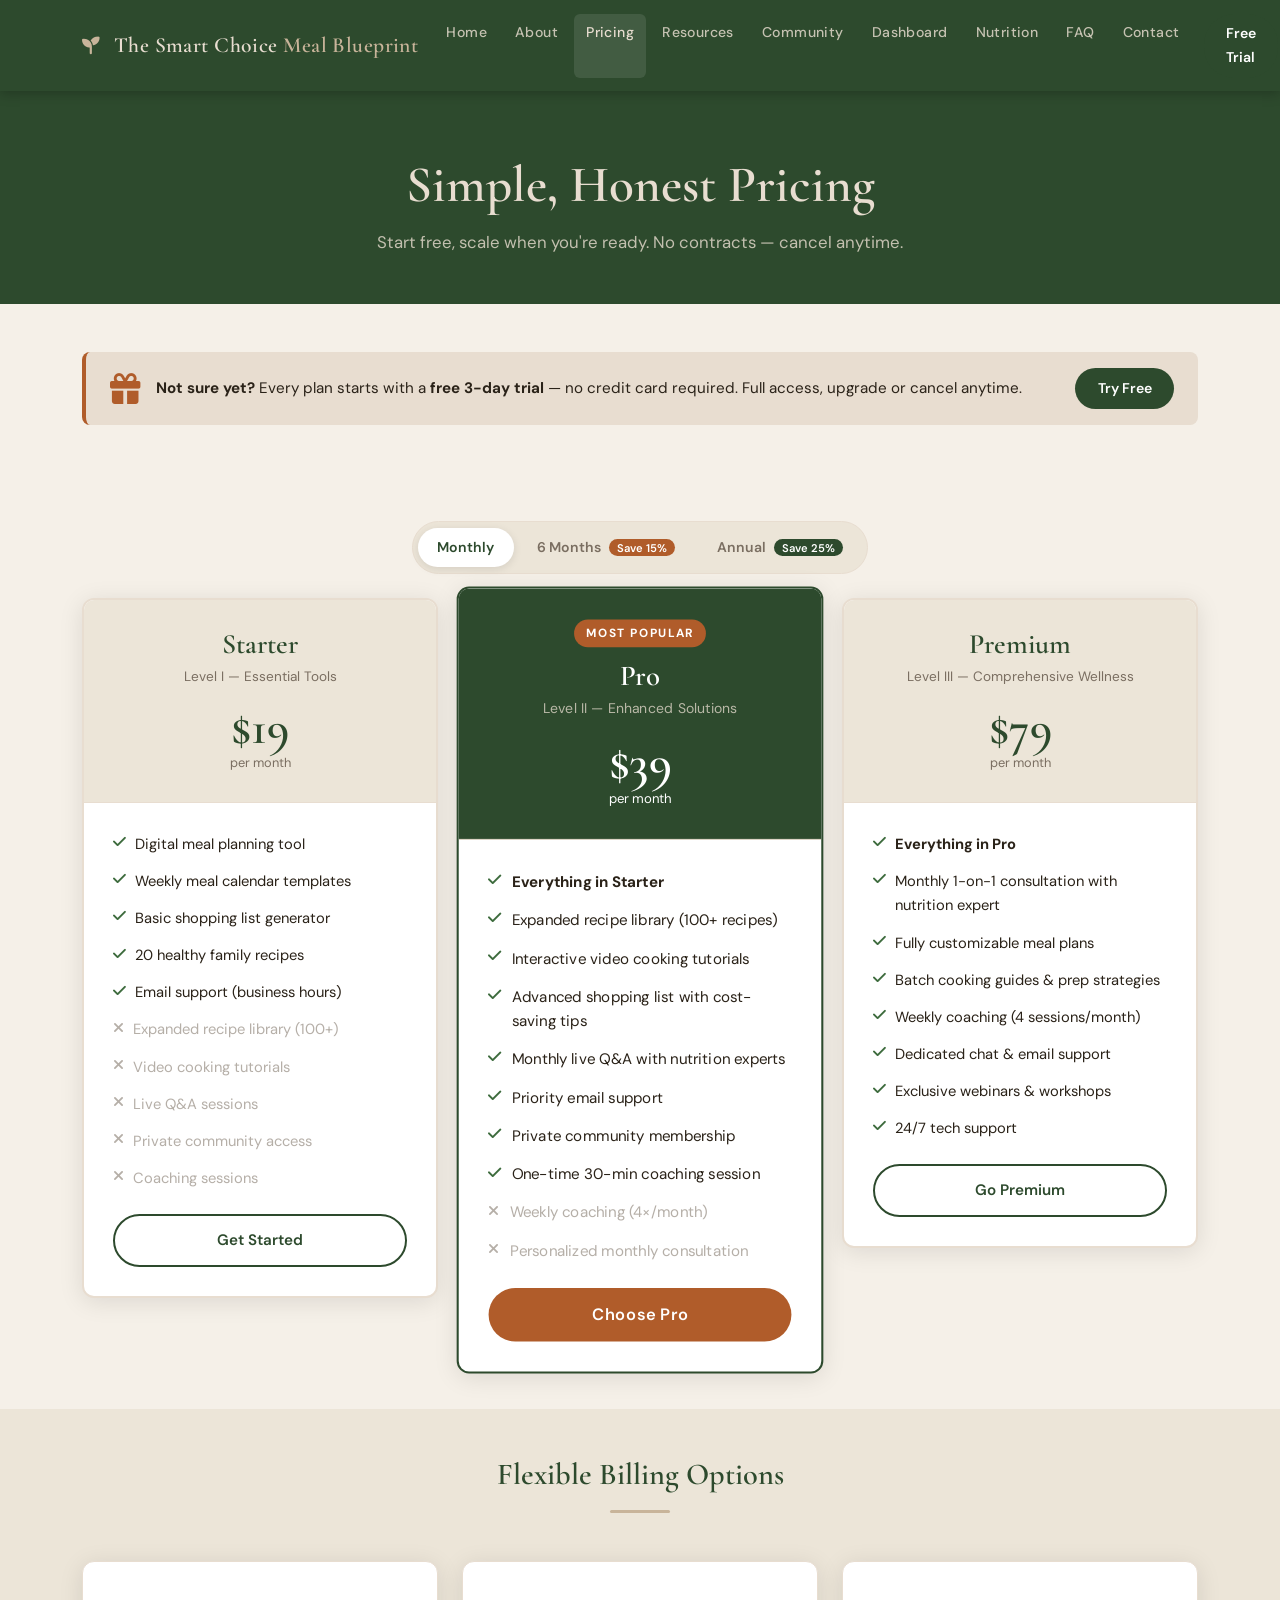
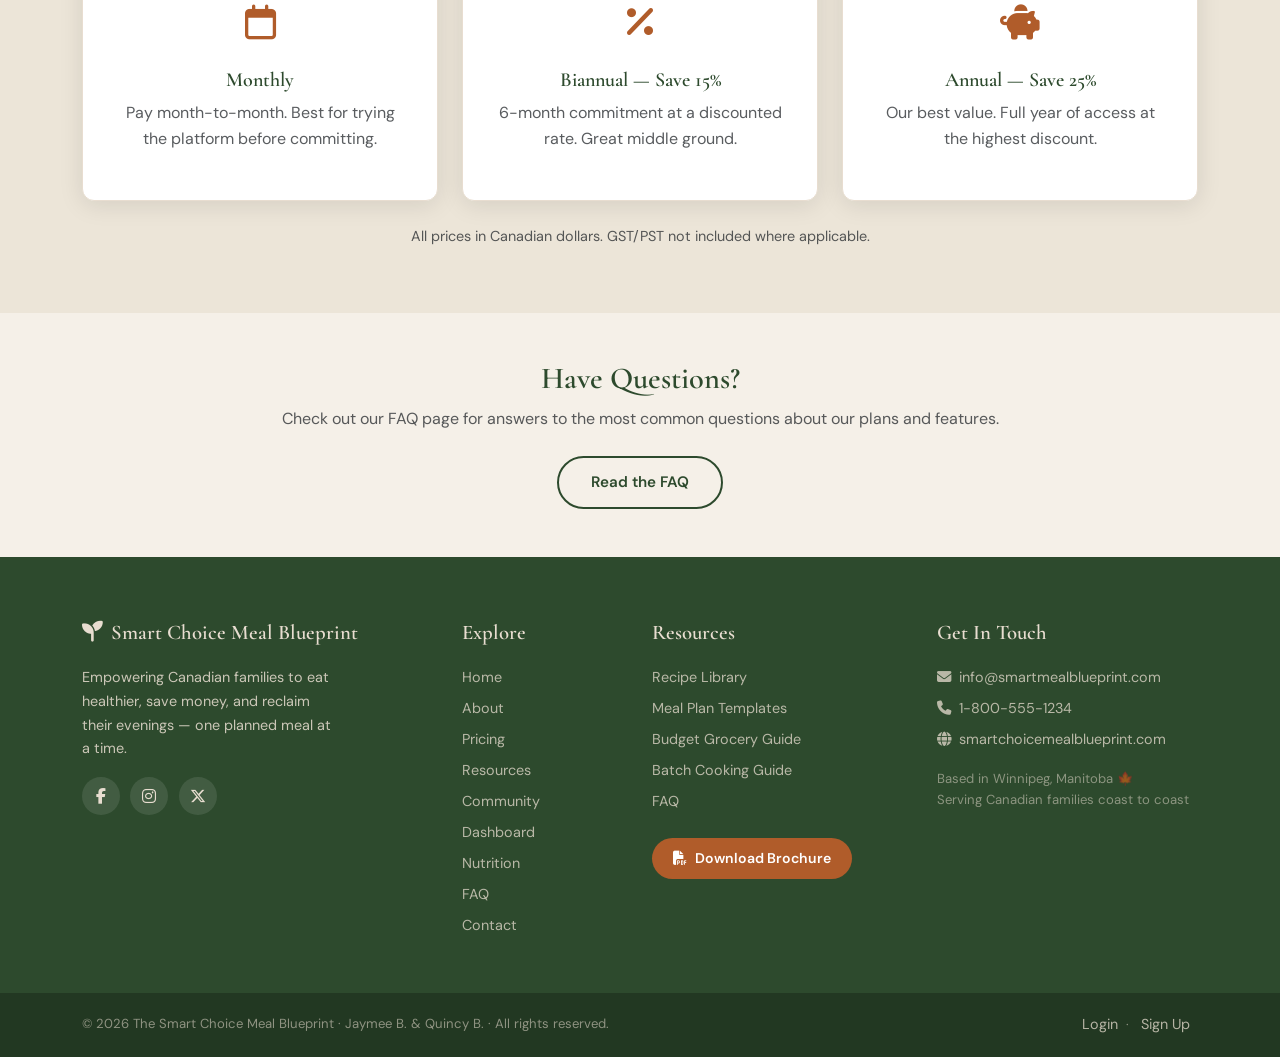
<file: pricing.html>
<!DOCTYPE html>
<html lang="en">
<head>
<meta charset="utf-8">
<meta name="viewport" content="width=device-width, initial-scale=1">
<title>Pricing | The Smart Choice Meal Blueprint</title>
<link href="https://cdn.jsdelivr.net/npm/bootstrap@5.3.3/dist/css/bootstrap.min.css" rel="stylesheet">
<link rel="stylesheet" href="https://cdnjs.cloudflare.com/ajax/libs/font-awesome/6.5.2/css/all.min.css">
<link rel="stylesheet" href="custom.css">
</head>
<body>

<div id="app-nav"></div>

<div class="page-header">
  <div class="container">
    <h1>Simple, Honest Pricing</h1>
    <p>Start free, scale when you're ready. No contracts — cancel anytime.</p>
  </div>
</div>

<!-- FREE TRIAL NOTICE -->
<section class="section-pad-sm">
  <div class="container">
    <div class="alert-trial d-flex align-items-center gap-3">
      <i class="fa-solid fa-gift fa-2x" style="color:var(--accent);flex-shrink:0;"></i>
      <span><strong>Not sure yet?</strong> Every plan starts with a <strong>free 3-day trial</strong> — no credit card required. Full access, upgrade or cancel anytime.</span>
      <a href="signup.html" class="btn-sm-cta ms-auto flex-shrink-0">Try Free</a>
    </div>
  </div>
</section>

<!-- PRICING CARDS -->
<section class="section-pad-sm">
  <div class="container">

    <!-- BILLING TOGGLE -->
    <div class="text-center mb-4">
      <div style="display:inline-flex;background:var(--sand);border-radius:40px;padding:.35rem;gap:.25rem;border:1px solid var(--tan-lt);">
        <button class="billing-toggle active" data-billing="monthly"  onclick="setBilling('monthly')">Monthly</button>
        <button class="billing-toggle"        data-billing="biannual" onclick="setBilling('biannual')">
          6 Months <span style="font-size:.7rem;background:var(--accent);color:#fff;border-radius:10px;padding:.1rem .5rem;margin-left:.3rem;">Save 15%</span>
        </button>
        <button class="billing-toggle"        data-billing="annual"   onclick="setBilling('annual')">
          Annual <span style="font-size:.7rem;background:var(--forest);color:#fff;border-radius:10px;padding:.1rem .5rem;margin-left:.3rem;">Save 25%</span>
        </button>
      </div>
    </div>

    <style>
      .billing-toggle {
        background: none; border: none; padding: .5rem 1.2rem;
        border-radius: 30px; font-family: 'DM Sans', sans-serif;
        font-size: .88rem; font-weight: 600; cursor: pointer;
        color: var(--muted); transition: all .2s;
      }
      .billing-toggle.active { background: var(--white); color: var(--forest); box-shadow: 0 2px 8px rgba(0,0,0,.1); }
      .price-display { transition: all .25s; }
      .was-price { font-size:.85rem; color: var(--muted); text-decoration: line-through; margin-bottom:.15rem; }
      .save-badge {
        display:inline-block; background: #e8f5e9; color: var(--forest);
        font-size:.75rem; font-weight:700; padding:.2rem .65rem;
        border-radius:20px; margin-top:.3rem; border: 1px solid rgba(45,74,45,.2);
      }
    </style>

    <div class="row g-4 align-items-start">

      <!-- STARTER -->
      <div class="col-md-4">
        <div class="pricing-card">
          <div class="pricing-header">
            <h3 class="mb-1">Starter</h3>
            <p style="font-size:.85rem;color:var(--muted);margin-bottom:1rem;">Level I — Essential Tools</p>
            <div class="price-display">
              <div class="was-price" id="starter-was" style="display:none;"></div>
              <div class="price" id="starter-price">$19</div>
              <div class="price-note" id="starter-note">per month</div>
              <div class="save-badge" id="starter-save" style="display:none;"></div>
            </div>
          </div>
          <div class="pricing-body">
            <div class="pricing-feature"><i class="fa-solid fa-check"></i>Digital meal planning tool</div>
            <div class="pricing-feature"><i class="fa-solid fa-check"></i>Weekly meal calendar templates</div>
            <div class="pricing-feature"><i class="fa-solid fa-check"></i>Basic shopping list generator</div>
            <div class="pricing-feature"><i class="fa-solid fa-check"></i>20 healthy family recipes</div>
            <div class="pricing-feature"><i class="fa-solid fa-check"></i>Email support (business hours)</div>
            <div class="pricing-feature na"><i class="fa-solid fa-xmark"></i>Expanded recipe library (100+)</div>
            <div class="pricing-feature na"><i class="fa-solid fa-xmark"></i>Video cooking tutorials</div>
            <div class="pricing-feature na"><i class="fa-solid fa-xmark"></i>Live Q&amp;A sessions</div>
            <div class="pricing-feature na"><i class="fa-solid fa-xmark"></i>Private community access</div>
            <div class="pricing-feature na"><i class="fa-solid fa-xmark"></i>Coaching sessions</div>
            <div class="mt-4 text-center">
              <a href="signup.html" class="btn-outline-cta d-block text-center">Get Started</a>
            </div>
          </div>
        </div>
      </div>

      <!-- PRO (FEATURED) -->
      <div class="col-md-4">
        <div class="pricing-card featured">
          <div class="pricing-header">
            <div class="pricing-badge">Most Popular</div>
            <h3 class="mb-1">Pro</h3>
            <p style="font-size:.85rem;color:rgba(232,221,208,.75);margin-bottom:1rem;">Level II — Enhanced Solutions</p>
            <div class="price-display">
              <div class="was-price" id="pro-was" style="display:none;"></div>
              <div class="price" id="pro-price">$39</div>
              <div class="price-note" id="pro-note">per month</div>
              <div class="save-badge" id="pro-save" style="display:none;"></div>
            </div>
          </div>
          <div class="pricing-body">
            <div class="pricing-feature"><i class="fa-solid fa-check"></i><strong>Everything in Starter</strong></div>
            <div class="pricing-feature"><i class="fa-solid fa-check"></i>Expanded recipe library (100+ recipes)</div>
            <div class="pricing-feature"><i class="fa-solid fa-check"></i>Interactive video cooking tutorials</div>
            <div class="pricing-feature"><i class="fa-solid fa-check"></i>Advanced shopping list with cost-saving tips</div>
            <div class="pricing-feature"><i class="fa-solid fa-check"></i>Monthly live Q&amp;A with nutrition experts</div>
            <div class="pricing-feature"><i class="fa-solid fa-check"></i>Priority email support</div>
            <div class="pricing-feature"><i class="fa-solid fa-check"></i>Private community membership</div>
            <div class="pricing-feature"><i class="fa-solid fa-check"></i>One-time 30-min coaching session</div>
            <div class="pricing-feature na"><i class="fa-solid fa-xmark"></i>Weekly coaching (4×/month)</div>
            <div class="pricing-feature na"><i class="fa-solid fa-xmark"></i>Personalized monthly consultation</div>
            <div class="mt-4 text-center">
              <a href="signup.html" class="btn-primary-cta d-block text-center">Choose Pro</a>
            </div>
          </div>
        </div>
      </div>

      <!-- PREMIUM -->
      <div class="col-md-4">
        <div class="pricing-card">
          <div class="pricing-header">
            <h3 class="mb-1">Premium</h3>
            <p style="font-size:.85rem;color:var(--muted);margin-bottom:1rem;">Level III — Comprehensive Wellness</p>
            <div class="price-display">
              <div class="was-price" id="premium-was" style="display:none;"></div>
              <div class="price" id="premium-price">$79</div>
              <div class="price-note" id="premium-note">per month</div>
              <div class="save-badge" id="premium-save" style="display:none;"></div>
            </div>
          </div>
          <div class="pricing-body">
            <div class="pricing-feature"><i class="fa-solid fa-check"></i><strong>Everything in Pro</strong></div>
            <div class="pricing-feature"><i class="fa-solid fa-check"></i>Monthly 1-on-1 consultation with nutrition expert</div>
            <div class="pricing-feature"><i class="fa-solid fa-check"></i>Fully customizable meal plans</div>
            <div class="pricing-feature"><i class="fa-solid fa-check"></i>Batch cooking guides &amp; prep strategies</div>
            <div class="pricing-feature"><i class="fa-solid fa-check"></i>Weekly coaching (4 sessions/month)</div>
            <div class="pricing-feature"><i class="fa-solid fa-check"></i>Dedicated chat &amp; email support</div>
            <div class="pricing-feature"><i class="fa-solid fa-check"></i>Exclusive webinars &amp; workshops</div>
            <div class="pricing-feature"><i class="fa-solid fa-check"></i>24/7 tech support</div>
            <div class="mt-4 text-center">
              <a href="signup.html" class="btn-outline-cta d-block text-center">Go Premium</a>
            </div>
          </div>
        </div>
      </div>

    </div>
  </div>
</section>

<script>
const plans = {
  starter:  { monthly: 19,  biannual: 97,  annual: 171 },
  pro:      { monthly: 39,  biannual: 199, annual: 351 },
  premium:  { monthly: 79,  biannual: 403, annual: 711 }
};
const notes = {
  monthly:  'per month',
  biannual: 'billed every 6 months',
  annual:   'billed annually'
};
const saves = {
  monthly:  null,
  biannual: { pct: '15%', label: 'You save {s}/year vs. monthly' },
  annual:   { pct: '25%', label: 'You save {s}/year vs. monthly' }
};

function setBilling(type) {
  document.querySelectorAll('.billing-toggle').forEach(b => b.classList.remove('active'));
  document.querySelector(`[data-billing="${type}"]`).classList.add('active');

  ['starter','pro','premium'].forEach(plan => {
    const monthly   = plans[plan].monthly;
    const price     = plans[plan][type];
    const annualFull = monthly * 12;
    const annualPaid = type === 'annual' ? price : (type === 'biannual' ? price * 2 : price * 12);
    const saved      = annualFull - annualPaid;

    document.getElementById(`${plan}-price`).textContent = `$${price}`;
    document.getElementById(`${plan}-note`).textContent  = notes[type];

    const wasEl  = document.getElementById(`${plan}-was`);
    const saveEl = document.getElementById(`${plan}-save`);

    if (type === 'monthly') {
      wasEl.style.display  = 'none';
      saveEl.style.display = 'none';
    } else {
      wasEl.textContent    = `Regular: $${monthly * (type === 'biannual' ? 6 : 12)} ${type === 'biannual' ? '/6 months' : '/year'}`;
      wasEl.style.display  = 'block';
      saveEl.textContent   = `You save $${saved}/year`;
      saveEl.style.display = 'inline-block';
    }
  });
}
</script>

<!-- SUBSCRIPTION LENGTH NOTE -->
<section class="section-pad-sm section-sand">
  <div class="container text-center">
    <h2 class="section-heading" style="font-size:1.9rem;">Flexible Billing Options</h2>
    <div class="divider-leaf"></div>
    <div class="row g-4 mt-2 justify-content-center">
      <div class="col-md-4">
        <div class="card-scmb text-center">
          <span class="card-icon"><i class="fa-regular fa-calendar"></i></span>
          <h5>Monthly</h5>
          <p class="text-muted">Pay month-to-month. Best for trying the platform before committing.</p>
        </div>
      </div>
      <div class="col-md-4">
        <div class="card-scmb text-center">
          <span class="card-icon"><i class="fa-solid fa-percent"></i></span>
          <h5>Biannual — Save 15%</h5>
          <p class="text-muted">6-month commitment at a discounted rate. Great middle ground.</p>
        </div>
      </div>
      <div class="col-md-4">
        <div class="card-scmb text-center">
          <span class="card-icon"><i class="fa-solid fa-piggy-bank"></i></span>
          <h5>Annual — Save 25%</h5>
          <p class="text-muted">Our best value. Full year of access at the highest discount.</p>
        </div>
      </div>
    </div>
    <p class="mt-4 text-muted" style="font-size:.9rem;">All prices in Canadian dollars. GST/PST not included where applicable.</p>
  </div>
</section>

<!-- FAQ TEASER -->
<section class="section-pad-sm text-center">
  <div class="container">
    <h3 class="section-heading" style="font-size:1.9rem;">Have Questions?</h3>
    <p class="text-muted">Check out our FAQ page for answers to the most common questions about our plans and features.</p>
    <a href="faq.html" class="btn-outline-cta mt-2">Read the FAQ</a>
  </div>
</section>

<div id="app-footer"></div>

<script src="https://cdn.jsdelivr.net/npm/bootstrap@5.3.3/dist/js/bootstrap.bundle.min.js"></script>
<script src="app.js"></script>
</body>
</html>
</file>
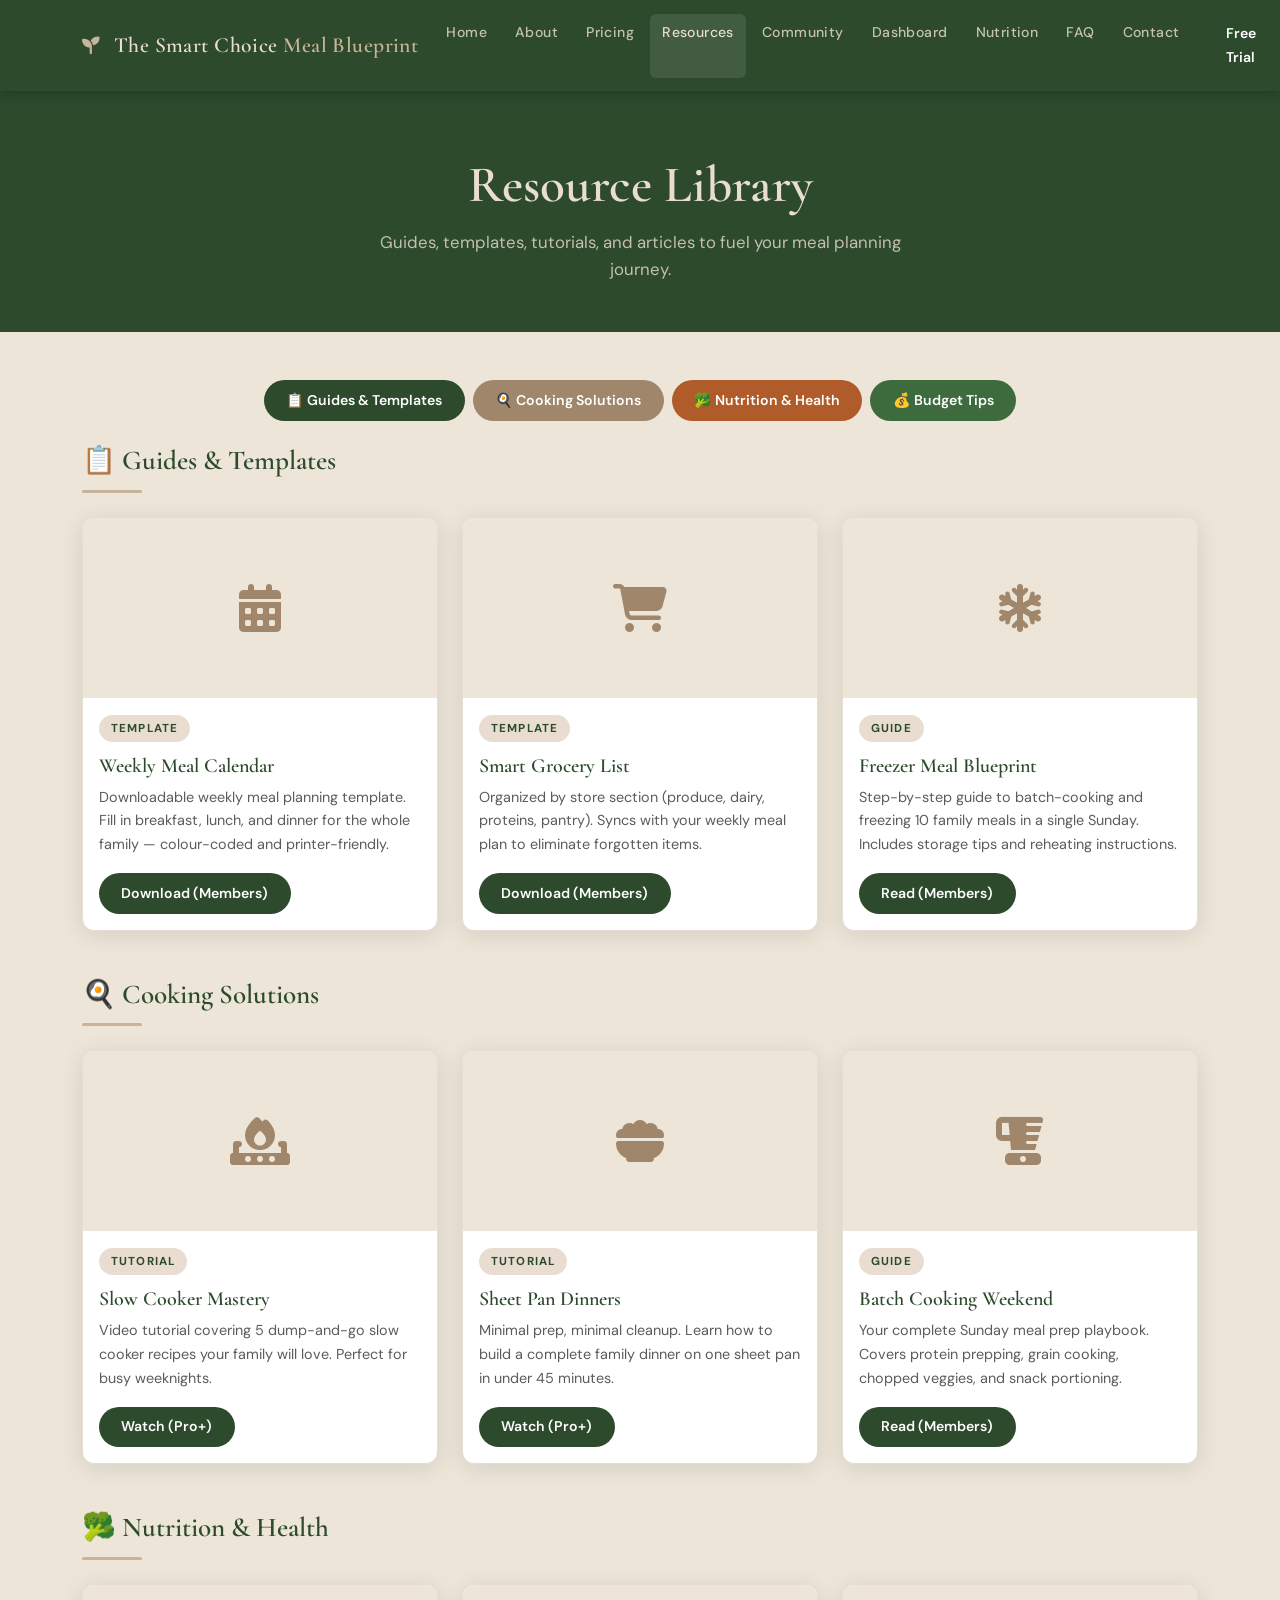
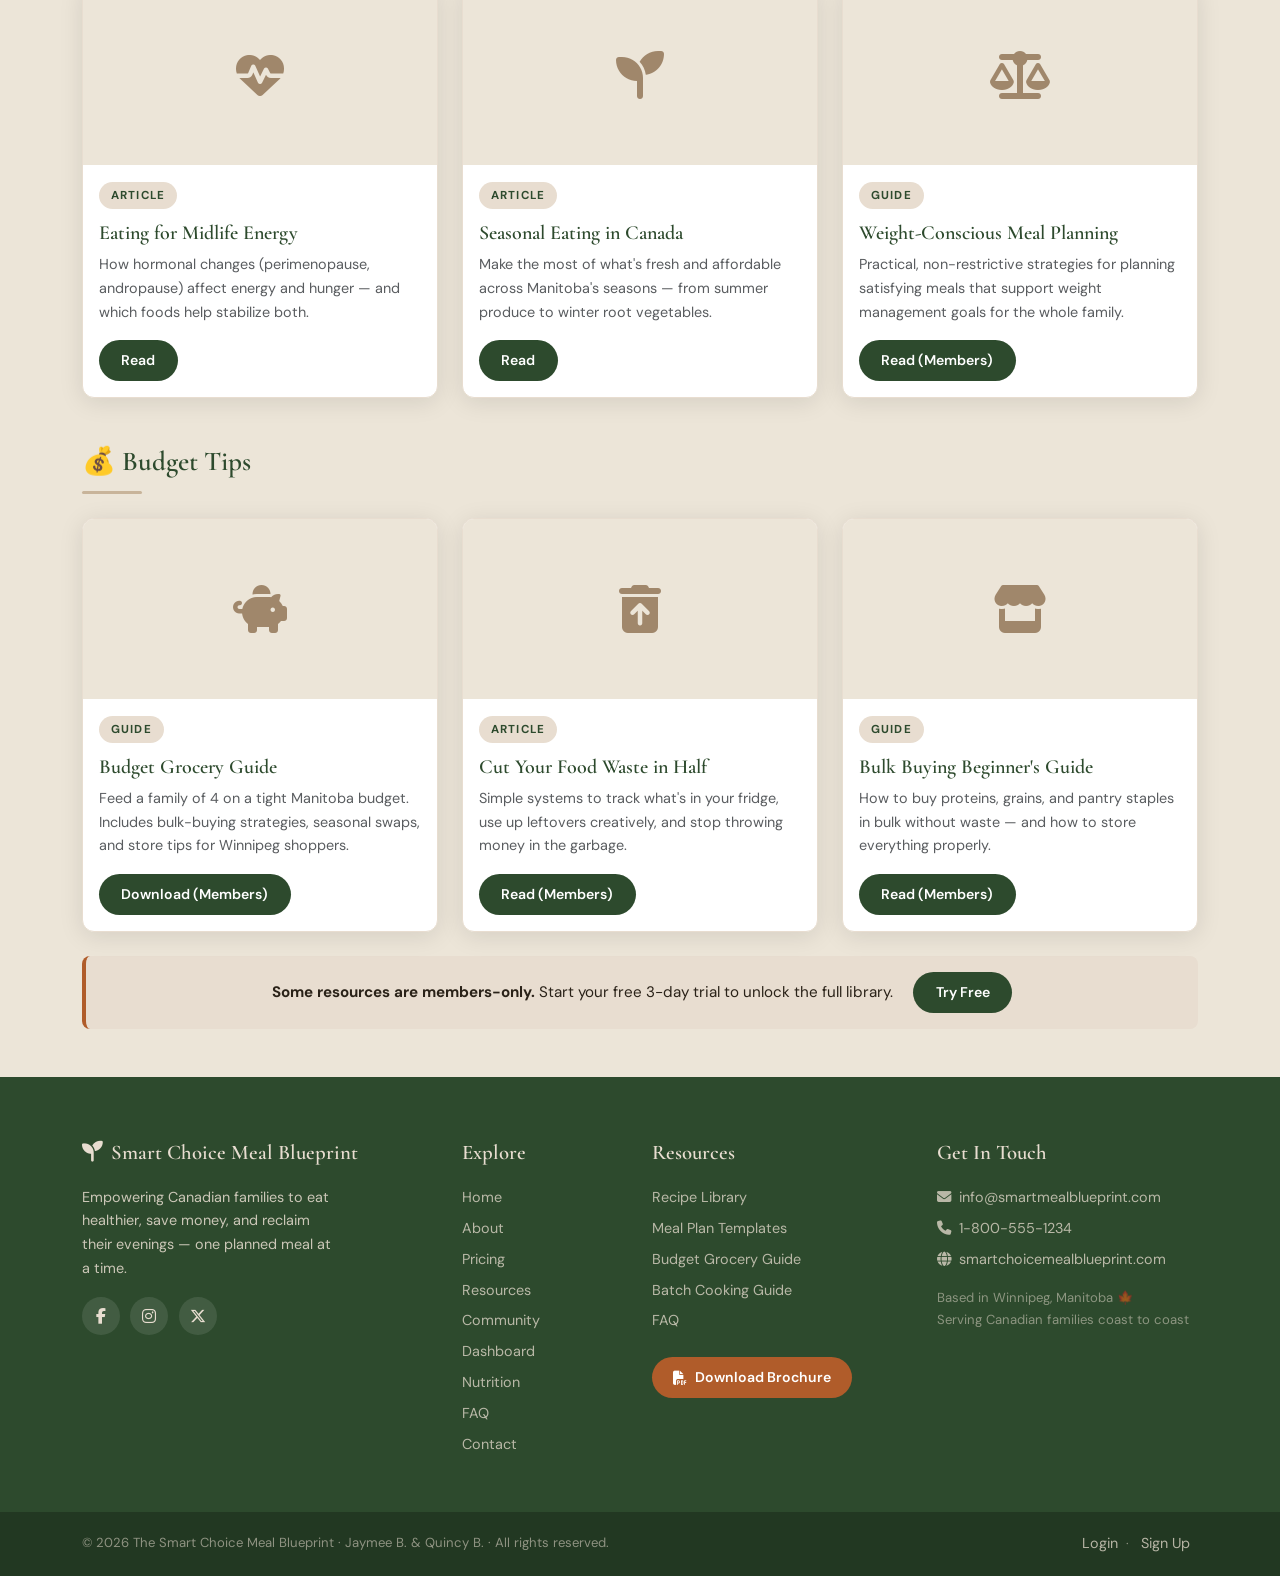
<file: resources.html>
<!DOCTYPE html>
<html lang="en">
<head>
<meta charset="utf-8">
<meta name="viewport" content="width=device-width, initial-scale=1">
<title>Resources | The Smart Choice Meal Blueprint</title>
<link href="https://cdn.jsdelivr.net/npm/bootstrap@5.3.3/dist/css/bootstrap.min.css" rel="stylesheet">
<link rel="stylesheet" href="https://cdnjs.cloudflare.com/ajax/libs/font-awesome/6.5.2/css/all.min.css">
<link rel="stylesheet" href="custom.css">
</head>
<body>

<div id="app-nav"></div>

<div class="page-header">
  <div class="container">
    <h1>Resource Library</h1>
    <p>Guides, templates, tutorials, and articles to fuel your meal planning journey.</p>
  </div>
</div>

<!-- FILTER TABS -->
<section class="section-pad-sm section-sand">
  <div class="container">
    <div class="d-flex flex-wrap gap-2 justify-content-center mb-4">
      <a href="#guides"    class="btn-sm-cta">📋 Guides &amp; Templates</a>
      <a href="#cooking"   class="btn-sm-cta" style="background:var(--tan-dk);">🍳 Cooking Solutions</a>
      <a href="#nutrition" class="btn-sm-cta" style="background:var(--accent);">🥦 Nutrition &amp; Health</a>
      <a href="#budget"    class="btn-sm-cta" style="background:var(--forest-lt);">💰 Budget Tips</a>
    </div>

    <!-- GUIDES -->
    <h2 class="section-heading" id="guides" style="font-size:1.7rem;">📋 Guides &amp; Templates</h2>
    <div class="divider-leaf" style="margin:.75rem 0 1.5rem;"></div>
    <div class="row g-4 mb-5">
      <div class="col-md-4">
        <div class="resource-card">
          <div class="resource-img"><i class="fa-solid fa-calendar-days"></i></div>
          <div class="p-3">
            <span class="resource-tag">Template</span>
            <h5>Weekly Meal Calendar</h5>
            <p class="text-muted" style="font-size:.9rem;">Downloadable weekly meal planning template. Fill in breakfast, lunch, and dinner for the whole family — colour-coded and printer-friendly.</p>
            <a href="login.html" class="btn-sm-cta">Download (Members)</a>
          </div>
        </div>
      </div>
      <div class="col-md-4">
        <div class="resource-card">
          <div class="resource-img"><i class="fa-solid fa-cart-shopping"></i></div>
          <div class="p-3">
            <span class="resource-tag">Template</span>
            <h5>Smart Grocery List</h5>
            <p class="text-muted" style="font-size:.9rem;">Organized by store section (produce, dairy, proteins, pantry). Syncs with your weekly meal plan to eliminate forgotten items.</p>
            <a href="login.html" class="btn-sm-cta">Download (Members)</a>
          </div>
        </div>
      </div>
      <div class="col-md-4">
        <div class="resource-card">
          <div class="resource-img"><i class="fa-solid fa-snowflake"></i></div>
          <div class="p-3">
            <span class="resource-tag">Guide</span>
            <h5>Freezer Meal Blueprint</h5>
            <p class="text-muted" style="font-size:.9rem;">Step-by-step guide to batch-cooking and freezing 10 family meals in a single Sunday. Includes storage tips and reheating instructions.</p>
            <a href="login.html" class="btn-sm-cta">Read (Members)</a>
          </div>
        </div>
      </div>
    </div>

    <!-- COOKING -->
    <h2 class="section-heading" id="cooking" style="font-size:1.7rem;">🍳 Cooking Solutions</h2>
    <div class="divider-leaf" style="margin:.75rem 0 1.5rem;"></div>
    <div class="row g-4 mb-5">
      <div class="col-md-4">
        <div class="resource-card">
          <div class="resource-img"><i class="fa-solid fa-fire-burner"></i></div>
          <div class="p-3">
            <span class="resource-tag">Tutorial</span>
            <h5>Slow Cooker Mastery</h5>
            <p class="text-muted" style="font-size:.9rem;">Video tutorial covering 5 dump-and-go slow cooker recipes your family will love. Perfect for busy weeknights.</p>
            <a href="login.html" class="btn-sm-cta">Watch (Pro+)</a>
          </div>
        </div>
      </div>
      <div class="col-md-4">
        <div class="resource-card">
          <div class="resource-img"><i class="fa-solid fa-bowl-food"></i></div>
          <div class="p-3">
            <span class="resource-tag">Tutorial</span>
            <h5>Sheet Pan Dinners</h5>
            <p class="text-muted" style="font-size:.9rem;">Minimal prep, minimal cleanup. Learn how to build a complete family dinner on one sheet pan in under 45 minutes.</p>
            <a href="login.html" class="btn-sm-cta">Watch (Pro+)</a>
          </div>
        </div>
      </div>
      <div class="col-md-4">
        <div class="resource-card">
          <div class="resource-img"><i class="fa-solid fa-blender"></i></div>
          <div class="p-3">
            <span class="resource-tag">Guide</span>
            <h5>Batch Cooking Weekend</h5>
            <p class="text-muted" style="font-size:.9rem;">Your complete Sunday meal prep playbook. Covers protein prepping, grain cooking, chopped veggies, and snack portioning.</p>
            <a href="login.html" class="btn-sm-cta">Read (Members)</a>
          </div>
        </div>
      </div>
    </div>

    <!-- NUTRITION -->
    <h2 class="section-heading" id="nutrition" style="font-size:1.7rem;">🥦 Nutrition &amp; Health</h2>
    <div class="divider-leaf" style="margin:.75rem 0 1.5rem;"></div>
    <div class="row g-4 mb-5">
      <div class="col-md-4">
        <div class="resource-card">
          <div class="resource-img"><i class="fa-solid fa-heart-pulse"></i></div>
          <div class="p-3">
            <span class="resource-tag">Article</span>
            <h5>Eating for Midlife Energy</h5>
            <p class="text-muted" style="font-size:.9rem;">How hormonal changes (perimenopause, andropause) affect energy and hunger — and which foods help stabilize both.</p>
            <a href="nutrition.html" class="btn-sm-cta">Read</a>
          </div>
        </div>
      </div>
      <div class="col-md-4">
        <div class="resource-card">
          <div class="resource-img"><i class="fa-solid fa-seedling"></i></div>
          <div class="p-3">
            <span class="resource-tag">Article</span>
            <h5>Seasonal Eating in Canada</h5>
            <p class="text-muted" style="font-size:.9rem;">Make the most of what's fresh and affordable across Manitoba's seasons — from summer produce to winter root vegetables.</p>
            <a href="nutrition.html" class="btn-sm-cta">Read</a>
          </div>
        </div>
      </div>
      <div class="col-md-4">
        <div class="resource-card">
          <div class="resource-img"><i class="fa-solid fa-scale-balanced"></i></div>
          <div class="p-3">
            <span class="resource-tag">Guide</span>
            <h5>Weight-Conscious Meal Planning</h5>
            <p class="text-muted" style="font-size:.9rem;">Practical, non-restrictive strategies for planning satisfying meals that support weight management goals for the whole family.</p>
            <a href="login.html" class="btn-sm-cta">Read (Members)</a>
          </div>
        </div>
      </div>
    </div>

    <!-- BUDGET -->
    <h2 class="section-heading" id="budget" style="font-size:1.7rem;">💰 Budget Tips</h2>
    <div class="divider-leaf" style="margin:.75rem 0 1.5rem;"></div>
    <div class="row g-4 mb-3">
      <div class="col-md-4">
        <div class="resource-card">
          <div class="resource-img"><i class="fa-solid fa-piggy-bank"></i></div>
          <div class="p-3">
            <span class="resource-tag">Guide</span>
            <h5>Budget Grocery Guide</h5>
            <p class="text-muted" style="font-size:.9rem;">Feed a family of 4 on a tight Manitoba budget. Includes bulk-buying strategies, seasonal swaps, and store tips for Winnipeg shoppers.</p>
            <a href="login.html" class="btn-sm-cta">Download (Members)</a>
          </div>
        </div>
      </div>
      <div class="col-md-4">
        <div class="resource-card">
          <div class="resource-img"><i class="fa-solid fa-trash-can-arrow-up"></i></div>
          <div class="p-3">
            <span class="resource-tag">Article</span>
            <h5>Cut Your Food Waste in Half</h5>
            <p class="text-muted" style="font-size:.9rem;">Simple systems to track what's in your fridge, use up leftovers creatively, and stop throwing money in the garbage.</p>
            <a href="login.html" class="btn-sm-cta">Read (Members)</a>
          </div>
        </div>
      </div>
      <div class="col-md-4">
        <div class="resource-card">
          <div class="resource-img"><i class="fa-solid fa-store"></i></div>
          <div class="p-3">
            <span class="resource-tag">Guide</span>
            <h5>Bulk Buying Beginner's Guide</h5>
            <p class="text-muted" style="font-size:.9rem;">How to buy proteins, grains, and pantry staples in bulk without waste — and how to store everything properly.</p>
            <a href="login.html" class="btn-sm-cta">Read (Members)</a>
          </div>
        </div>
      </div>
    </div>

    <div class="alert-trial mt-4 text-center">
      <strong>Some resources are members-only.</strong> Start your free 3-day trial to unlock the full library.
      <a href="signup.html" class="btn-sm-cta ms-3">Try Free</a>
    </div>
  </div>
</section>

<div id="app-footer"></div>

<script src="https://cdn.jsdelivr.net/npm/bootstrap@5.3.3/dist/js/bootstrap.bundle.min.js"></script>
<script src="app.js"></script>
</body>
</html>
</file>
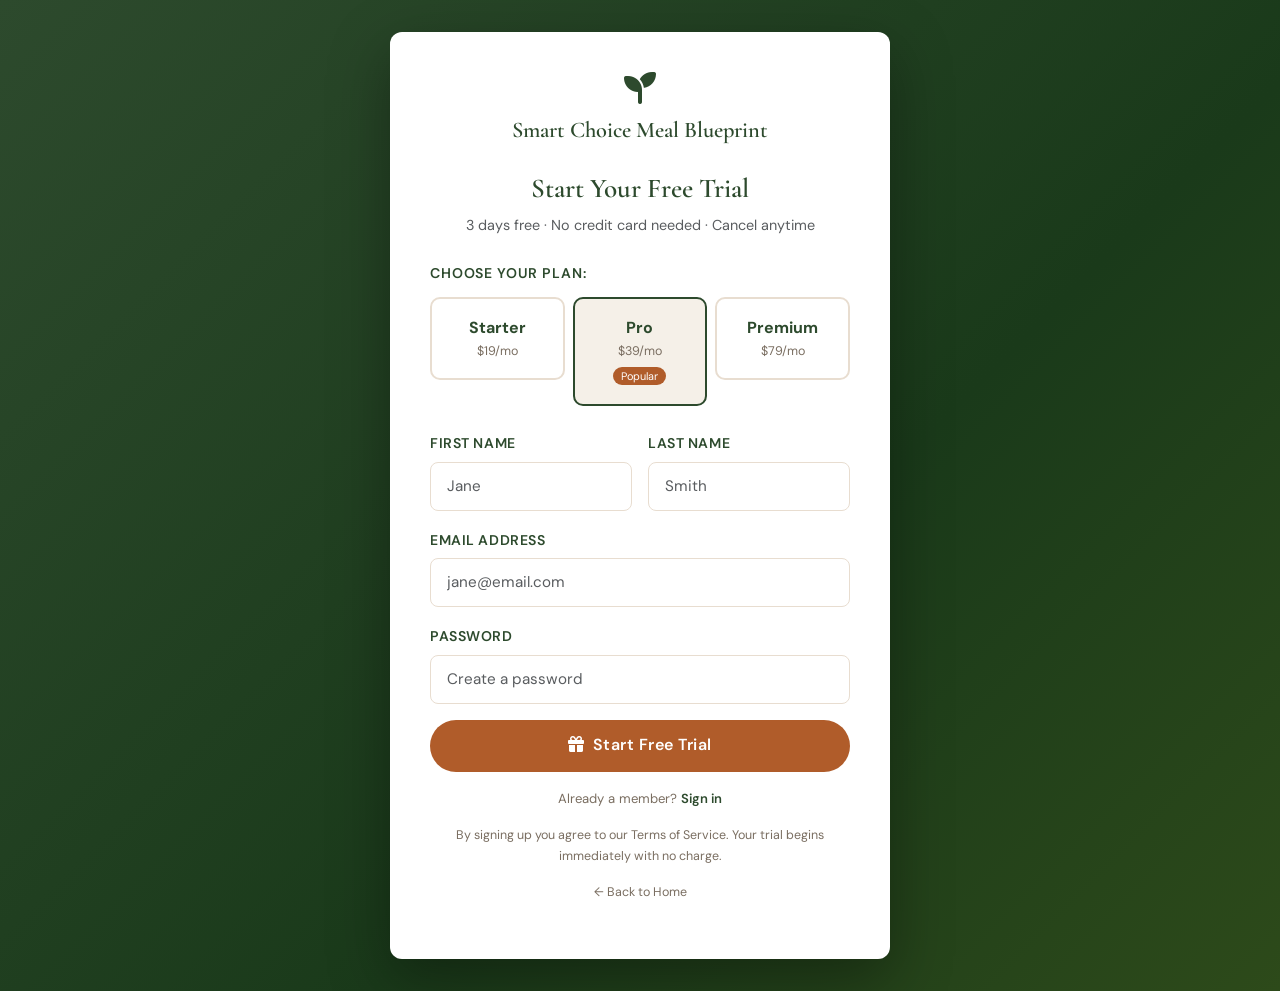
<file: signup.html>
<!DOCTYPE html>
<html lang="en">
<head>
<meta charset="utf-8">
<meta name="viewport" content="width=device-width, initial-scale=1">
<title>Start Free Trial | The Smart Choice Meal Blueprint</title>
<link href="https://cdn.jsdelivr.net/npm/bootstrap@5.3.3/dist/css/bootstrap.min.css" rel="stylesheet">
<link rel="stylesheet" href="https://cdnjs.cloudflare.com/ajax/libs/font-awesome/6.5.2/css/all.min.css">
<link rel="stylesheet" href="custom.css">
<style>
  .auth-wrap {
    min-height: 100vh;
    background: linear-gradient(135deg, var(--forest) 0%, #1a3a1a 60%, #2d4a1a 100%);
    display: flex;
    align-items: center;
    padding: 2rem 0;
  }
  .auth-card {
    background: var(--white);
    border-radius: var(--radius);
    padding: 2.5rem;
    max-width: 500px;
    width: 100%;
    margin: auto;
    box-shadow: 0 20px 60px rgba(0,0,0,.35);
  }
  .plan-pick {
    border: 2px solid var(--tan-lt);
    border-radius: 10px;
    padding: 1rem;
    cursor: pointer;
    transition: border-color .2s, background .2s;
  }
  .plan-pick:hover, .plan-pick.selected {
    border-color: var(--forest);
    background: var(--cream);
  }
  .plan-pick input { display: none; }
</style>
</head>
<body>

<div class="auth-wrap">
  <div class="container">
    <div class="auth-card">
      <div class="text-center mb-4">
        <a href="index.html" style="text-decoration:none;">
          <i class="fa-solid fa-seedling fa-2x" style="color:var(--forest);"></i>
          <div style="font-family:'Cormorant Garamond',serif;font-size:1.4rem;font-weight:600;color:var(--forest);margin-top:.25rem;">Smart Choice Meal Blueprint</div>
        </a>
      </div>
      <h2 style="font-size:1.7rem;text-align:center;margin-bottom:.5rem;">Start Your Free Trial</h2>
      <p class="text-center text-muted mb-4" style="font-size:.9rem;">3 days free · No credit card needed · Cancel anytime</p>

      <!-- PLAN PICKER -->
      <p style="font-weight:600;font-size:.88rem;text-transform:uppercase;letter-spacing:.06em;color:var(--forest);margin-bottom:.75rem;">Choose your plan:</p>
      <div class="row g-2 mb-4">
        <div class="col-4">
          <label class="plan-pick d-block text-center" onclick="this.classList.toggle('selected')">
            <input type="radio" name="plan" value="starter">
            <div style="font-weight:700;color:var(--forest);">Starter</div>
            <div style="font-size:.78rem;color:var(--muted);">$19/mo</div>
          </label>
        </div>
        <div class="col-4">
          <label class="plan-pick selected d-block text-center" onclick="document.querySelectorAll('.plan-pick').forEach(p=>p.classList.remove('selected'));this.classList.add('selected')">
            <input type="radio" name="plan" value="pro" checked>
            <div style="font-weight:700;color:var(--forest);">Pro</div>
            <div style="font-size:.78rem;color:var(--muted);">$39/mo</div>
            <span style="font-size:.68rem;background:var(--accent);color:#fff;border-radius:10px;padding:.1rem .5rem;">Popular</span>
          </label>
        </div>
        <div class="col-4">
          <label class="plan-pick d-block text-center" onclick="document.querySelectorAll('.plan-pick').forEach(p=>p.classList.remove('selected'));this.classList.add('selected')">
            <input type="radio" name="plan" value="premium">
            <div style="font-weight:700;color:var(--forest);">Premium</div>
            <div style="font-size:.78rem;color:var(--muted);">$79/mo</div>
          </label>
        </div>
      </div>

      <form class="form-scmb">
        <div class="row g-3">
          <div class="col-6">
            <label>First Name</label>
            <input class="form-control" placeholder="Jane">
          </div>
          <div class="col-6">
            <label>Last Name</label>
            <input class="form-control" placeholder="Smith">
          </div>
          <div class="col-12">
            <label>Email Address</label>
            <input class="form-control" type="email" placeholder="jane@email.com">
          </div>
          <div class="col-12">
            <label>Password</label>
            <input class="form-control" type="password" placeholder="Create a password">
          </div>
          <div class="col-12">
            <button type="button" class="btn-primary-cta d-block w-100 text-center" onclick="alert('Demo mode — signup not enabled yet. Thank you for your interest!')">
              <i class="fa-solid fa-gift me-2"></i>Start Free Trial
            </button>
          </div>
        </div>
      </form>
      <p class="text-center mt-3" style="font-size:.82rem;color:var(--muted);">Already a member? <a href="login.html" style="color:var(--forest);font-weight:600;">Sign in</a></p>
      <p class="text-center" style="font-size:.78rem;color:var(--muted);">By signing up you agree to our Terms of Service. Your trial begins immediately with no charge.</p>
      <p class="text-center" style="font-size:.78rem;"><a href="index.html" style="color:var(--muted);">← Back to Home</a></p>
    </div>
  </div>
</div>

<script src="https://cdn.jsdelivr.net/npm/bootstrap@5.3.3/dist/js/bootstrap.bundle.min.js"></script>
</body>
</html>
</file>
<file: custom.css>
/* ── SCMB v6 – Custom Stylesheet ── */
@import url('https://fonts.googleapis.com/css2?family=Cormorant+Garamond:ital,wght@0,400;0,600;1,400&family=DM+Sans:wght@300;400;500;600&display=swap');

:root {
  --tan:      #c8b49a;
  --tan-lt:   #e8ddd0;
  --tan-dk:   #a0876b;
  --forest:   #2d4a2d;
  --forest-lt:#3d6b3d;
  --cream:    #f5f0e8;
  --sand:     #ece5d8;
  --text:     #2a2218;
  --muted:    #7a6e61;
  --white:    #ffffff;
  --accent:   #b05c2a;   /* warm terracotta */
  --radius:   12px;
  --shadow:   0 4px 24px rgba(0,0,0,.10);
}

*, *::before, *::after { box-sizing: border-box; }

body {
  font-family: 'DM Sans', sans-serif;
  background: var(--cream);
  color: var(--text);
  margin: 0;
  font-size: 1rem;
  line-height: 1.65;
}

h1, h2, h3, h4, h5 {
  font-family: 'Cormorant Garamond', serif;
  font-weight: 600;
  line-height: 1.2;
  color: var(--forest);
}

a { color: inherit; text-decoration: none; }

/* ── NAVBAR ── */
.navbar {
  background: var(--forest) !important;
  padding: 0.85rem 0;
  box-shadow: 0 2px 12px rgba(0,0,0,.25);
}
.navbar-brand {
  font-family: 'Cormorant Garamond', serif;
  font-size: 1.35rem;
  font-weight: 600;
  color: var(--tan-lt) !important;
  letter-spacing: .02em;
}
.navbar-brand span { color: var(--tan); }
.nav-link {
  color: rgba(232,221,208,.82) !important;
  font-size: .88rem;
  font-weight: 500;
  letter-spacing: .03em;
  padding: .45rem .75rem !important;
  border-radius: 6px;
  transition: all .2s;
}
.nav-link:hover, .nav-link.active {
  color: var(--tan-lt) !important;
  background: rgba(255,255,255,.1);
}
.navbar-toggler { border-color: var(--tan) !important; }
.navbar-toggler-icon { filter: invert(1); }

/* ── HERO ── */
.hero {
  min-height: 72vh;
  background-size: cover;
  background-position: center;
  display: flex;
  align-items: center;
  position: relative;
}
.hero::after {
  content:'';
  position:absolute;inset:0;
  background: linear-gradient(110deg, rgba(45,74,45,.72) 40%, rgba(45,74,45,.20) 100%);
}
.hero-inner {
  position: relative;
  z-index: 2;
  max-width: 620px;
  color: var(--white);
  padding: 2rem;
}
.hero-inner h1 {
  color: var(--white);
  font-size: clamp(2.4rem, 5vw, 3.8rem);
  margin-bottom: .75rem;
}
.hero-inner p {
  font-size: 1.15rem;
  opacity: .9;
  margin-bottom: 1.75rem;
}
.hero-tagline {
  font-family: 'Cormorant Garamond', serif;
  font-style: italic;
  font-size: 1.1rem;
  color: var(--tan-lt);
  margin-bottom: 1.5rem;
  letter-spacing: .04em;
}

/* ── BUTTONS ── */
.btn-primary-cta {
  display: inline-block;
  background: var(--accent);
  color: var(--white);
  padding: .8rem 2.2rem;
  border-radius: 40px;
  font-weight: 600;
  font-size: 1rem;
  letter-spacing: .03em;
  transition: all .25s;
  border: none;
  cursor: pointer;
}
.btn-primary-cta:hover {
  background: #95491f;
  transform: translateY(-2px);
  box-shadow: 0 6px 20px rgba(176,92,42,.35);
  color: var(--white);
}
.btn-outline-cta {
  display: inline-block;
  border: 2px solid var(--forest);
  color: var(--forest);
  padding: .75rem 2rem;
  border-radius: 40px;
  font-weight: 600;
  font-size: .95rem;
  transition: all .25s;
  cursor: pointer;
  background: transparent;
}
.btn-outline-cta:hover {
  background: var(--forest);
  color: var(--white);
  transform: translateY(-2px);
}
.btn-sm-cta {
  display: inline-block;
  background: var(--forest);
  color: var(--white);
  padding: .55rem 1.4rem;
  border-radius: 30px;
  font-size: .88rem;
  font-weight: 600;
  transition: all .2s;
  cursor: pointer;
  border: none;
}
.btn-sm-cta:hover {
  background: var(--forest-lt);
  color: var(--white);
  transform: translateY(-1px);
}

/* ── STAT BAR ── */
.stat-bar {
  background: var(--sand);
  border-top: 1px solid var(--tan-lt);
  border-bottom: 1px solid var(--tan-lt);
  padding: 2.5rem 0;
}
.stat-item { text-align: center; padding: 0 1rem; }
.stat-number {
  font-family: 'Cormorant Garamond', serif;
  font-size: 3rem;
  font-weight: 600;
  color: var(--accent);
  display: block;
  line-height: 1;
}
.stat-label {
  font-size: .82rem;
  text-transform: uppercase;
  letter-spacing: .1em;
  color: var(--muted);
  font-weight: 600;
  margin-top: .35rem;
}

/* ── SECTION UTILITIES ── */
.section-tan   { background: var(--tan-lt); }
.section-sand  { background: var(--sand); }
.section-white { background: var(--white); }
.section-forest{ background: var(--forest); color: var(--white); }
.section-forest h2, .section-forest h3 { color: var(--tan-lt); }
.section-forest p, .section-forest li { color: rgba(232,221,208,.85); }

.section-pad { padding: 5rem 0; }
.section-pad-sm { padding: 3rem 0; }

.section-heading {
  font-size: clamp(2rem, 4vw, 2.8rem);
  margin-bottom: .5rem;
}
.section-sub {
  color: var(--muted);
  font-size: 1.05rem;
  max-width: 560px;
  margin: 0 auto 3rem;
}
.divider-leaf {
  width: 60px;
  height: 3px;
  background: var(--tan);
  border-radius: 3px;
  margin: 1rem auto 1.5rem;
}

/* ── CARDS ── */
.card-scmb {
  background: var(--white);
  border-radius: var(--radius);
  box-shadow: var(--shadow);
  padding: 2rem;
  height: 100%;
  border: 1px solid var(--tan-lt);
  transition: transform .25s, box-shadow .25s;
}
.card-scmb:hover {
  transform: translateY(-4px);
  box-shadow: 0 10px 32px rgba(0,0,0,.13);
}
.card-icon {
  font-size: 2.2rem;
  color: var(--accent);
  margin-bottom: 1rem;
  display: block;
}

/* ── PRICING TABLE ── */
.pricing-card {
  background: var(--white);
  border-radius: var(--radius);
  box-shadow: var(--shadow);
  overflow: hidden;
  border: 2px solid var(--tan-lt);
  transition: transform .25s, border-color .25s;
}
.pricing-card.featured {
  border-color: var(--forest);
  transform: scale(1.03);
}
.pricing-card:hover { transform: translateY(-4px) scale(1.01); }
.pricing-card.featured:hover { transform: translateY(-4px) scale(1.04); }
.pricing-header {
  background: var(--sand);
  padding: 1.8rem;
  text-align: center;
  border-bottom: 1px solid var(--tan-lt);
}
.pricing-card.featured .pricing-header {
  background: var(--forest);
}
.pricing-card.featured .pricing-header h3,
.pricing-card.featured .pricing-header .price,
.pricing-card.featured .pricing-header .price-note {
  color: var(--white);
}
.pricing-badge {
  display: inline-block;
  background: var(--accent);
  color: var(--white);
  font-size: .72rem;
  font-weight: 700;
  letter-spacing: .12em;
  text-transform: uppercase;
  padding: .25rem .75rem;
  border-radius: 20px;
  margin-bottom: .75rem;
}
.price {
  font-family: 'Cormorant Garamond', serif;
  font-size: 3rem;
  font-weight: 600;
  color: var(--forest);
  line-height: 1;
}
.price-note { font-size: .8rem; color: var(--muted); }
.pricing-body { padding: 1.8rem; }
.pricing-feature {
  display: flex;
  align-items: flex-start;
  gap: .6rem;
  margin-bottom: .8rem;
  font-size: .92rem;
}
.pricing-feature i { color: var(--forest-lt); margin-top: .2rem; flex-shrink: 0; }
.pricing-feature.na { color: var(--muted); opacity: .55; }
.pricing-feature.na i { color: var(--muted); }

/* ── FAQ ACCORDION ── */
.faq-item {
  background: var(--white);
  border-radius: var(--radius);
  margin-bottom: .8rem;
  border: 1px solid var(--tan-lt);
  overflow: hidden;
}
.faq-q {
  width: 100%;
  text-align: left;
  background: none;
  border: none;
  padding: 1.25rem 1.5rem;
  font-family: 'DM Sans', sans-serif;
  font-size: 1rem;
  font-weight: 600;
  color: var(--forest);
  cursor: pointer;
  display: flex;
  justify-content: space-between;
  align-items: center;
  transition: background .2s;
}
.faq-q:hover { background: var(--cream); }
.faq-q i { transition: transform .3s; color: var(--tan-dk); }
.faq-q.open i { transform: rotate(180deg); }
.faq-a {
  display: none;
  padding: 0 1.5rem 1.25rem;
  color: var(--muted);
  font-size: .95rem;
}
.faq-a.open { display: block; }

/* ── TESTIMONIALS ── */
.testimonial-card {
  background: var(--white);
  border-radius: var(--radius);
  padding: 2rem;
  border-left: 4px solid var(--accent);
  box-shadow: var(--shadow);
  height: 100%;
}
.stars { color: #d4a017; margin-bottom: .75rem; }
.testimonial-author { font-weight: 600; color: var(--forest); margin-top: 1rem; font-size: .9rem; }
.testimonial-role { color: var(--muted); font-size: .82rem; }

/* ── TEAM CARDS ── */
.team-card {
  text-align: center;
  background: var(--white);
  border-radius: var(--radius);
  padding: 2.5rem 2rem;
  box-shadow: var(--shadow);
  border: 1px solid var(--tan-lt);
}
.team-avatar {
  width: 90px; height: 90px;
  border-radius: 50%;
  background: var(--tan);
  display: flex;
  align-items: center;
  justify-content: center;
  font-size: 2.2rem;
  margin: 0 auto 1.25rem;
  color: var(--white);
  font-family: 'Cormorant Garamond', serif;
  font-weight: 600;
}

/* ── RESOURCE CARDS ── */
.resource-card {
  background: var(--white);
  border-radius: var(--radius);
  overflow: hidden;
  box-shadow: var(--shadow);
  border: 1px solid var(--tan-lt);
  transition: transform .25s;
}
.resource-card:hover { transform: translateY(-4px); }
.resource-tag {
  display: inline-block;
  background: var(--tan-lt);
  color: var(--forest);
  font-size: .72rem;
  font-weight: 700;
  letter-spacing: .1em;
  text-transform: uppercase;
  padding: .25rem .75rem;
  border-radius: 20px;
  margin-bottom: .75rem;
}
.resource-img {
  width: 100%;
  height: 180px;
  object-fit: cover;
  display: block;
  background: var(--sand);
  display: flex;
  align-items: center;
  justify-content: center;
  font-size: 3rem;
  color: var(--tan-dk);
}

/* ── DASHBOARD ── */
.dash-card {
  background: var(--white);
  border-radius: var(--radius);
  padding: 1.5rem;
  box-shadow: var(--shadow);
  border: 1px solid var(--tan-lt);
  margin-bottom: 1.25rem;
}
.dash-title {
  font-family: 'Cormorant Garamond', serif;
  font-size: 1.3rem;
  color: var(--forest);
  margin-bottom: 1rem;
  display: flex;
  align-items: center;
  gap: .5rem;
}
.meal-day { font-weight: 600; color: var(--forest); font-size: .85rem; }
.meal-name { color: var(--muted); font-size: .9rem; }
.meal-row {
  display: flex;
  align-items: center;
  gap: .75rem;
  padding: .6rem 0;
  border-bottom: 1px solid var(--sand);
}
.meal-row:last-child { border-bottom: none; }
.meal-dot {
  width: 10px; height: 10px;
  border-radius: 50%;
  background: var(--accent);
  flex-shrink: 0;
}
.progress-bar-wrap {
  background: var(--sand);
  border-radius: 10px;
  height: 10px;
  overflow: hidden;
  margin-bottom: .5rem;
}
.progress-bar-fill {
  height: 100%;
  border-radius: 10px;
  background: var(--forest);
}

/* ── FORM ── */
.form-scmb .form-control {
  border: 1.5px solid var(--tan-lt);
  border-radius: 8px;
  padding: .75rem 1rem;
  font-size: .95rem;
  background: var(--white);
  color: var(--text);
  transition: border-color .2s;
}
.form-scmb .form-control:focus {
  border-color: var(--forest);
  box-shadow: 0 0 0 3px rgba(45,74,45,.12);
  outline: none;
}
.form-scmb label {
  font-weight: 600;
  font-size: .88rem;
  letter-spacing: .04em;
  text-transform: uppercase;
  color: var(--forest);
  margin-bottom: .4rem;
}

/* ── FOOTER ── */
footer {
  background: var(--forest);
  color: rgba(232,221,208,.85);
  padding: 4rem 0 0;
}
footer h5 {
  color: var(--tan-lt);
  font-family: 'Cormorant Garamond', serif;
  font-size: 1.3rem;
  margin-bottom: 1.25rem;
}
footer a {
  color: rgba(232,221,208,.75);
  display: block;
  margin-bottom: .45rem;
  font-size: .9rem;
  transition: color .2s;
}
footer a:hover { color: var(--tan-lt); }
.footer-bottom {
  background: rgba(0,0,0,.25);
  padding: 1.25rem 0;
  margin-top: 3rem;
  font-size: .82rem;
  color: rgba(232,221,208,.55);
}
.brochure-link {
  display: inline-flex;
  align-items: center;
  gap: .5rem;
  background: var(--accent);
  color: var(--white) !important;
  padding: .55rem 1.3rem;
  border-radius: 30px;
  font-weight: 600;
  font-size: .88rem;
  margin-top: .5rem;
  transition: background .2s;
}
.brochure-link:hover { background: #95491f; color: var(--white) !important; }

/* ── SOCIAL ICONS ── */
.social-icons a {
  display: inline-flex;
  align-items: center;
  justify-content: center;
  width: 38px; height: 38px;
  border-radius: 50%;
  background: rgba(255,255,255,.1);
  color: var(--tan-lt) !important;
  font-size: 1rem;
  margin-right: .4rem;
  transition: background .2s;
}
.social-icons a:hover { background: rgba(255,255,255,.22); }

/* ── MISC ── */
.page-header {
  background: var(--forest);
  color: var(--white);
  padding: 4rem 0 3rem;
  text-align: center;
}
.page-header h1 { color: var(--tan-lt); font-size: clamp(2rem, 4vw, 3.2rem); }
.page-header p { color: rgba(232,221,208,.8); font-size: 1.05rem; max-width: 540px; margin: .75rem auto 0; }

.tag-pill {
  display: inline-block;
  background: var(--forest);
  color: var(--white);
  border-radius: 30px;
  padding: .3rem .9rem;
  font-size: .78rem;
  font-weight: 600;
  letter-spacing: .06em;
  text-transform: uppercase;
}

.alert-trial {
  background: var(--tan-lt);
  border: none;
  border-left: 4px solid var(--accent);
  border-radius: 8px;
  padding: 1rem 1.5rem;
  color: var(--text);
  font-size: .95rem;
}

img { max-width: 100%; }

@media (max-width: 767px) {
  .section-pad { padding: 3rem 0; }
  .hero { min-height: 60vh; }
  .pricing-card.featured { transform: scale(1); }
}
</file>
